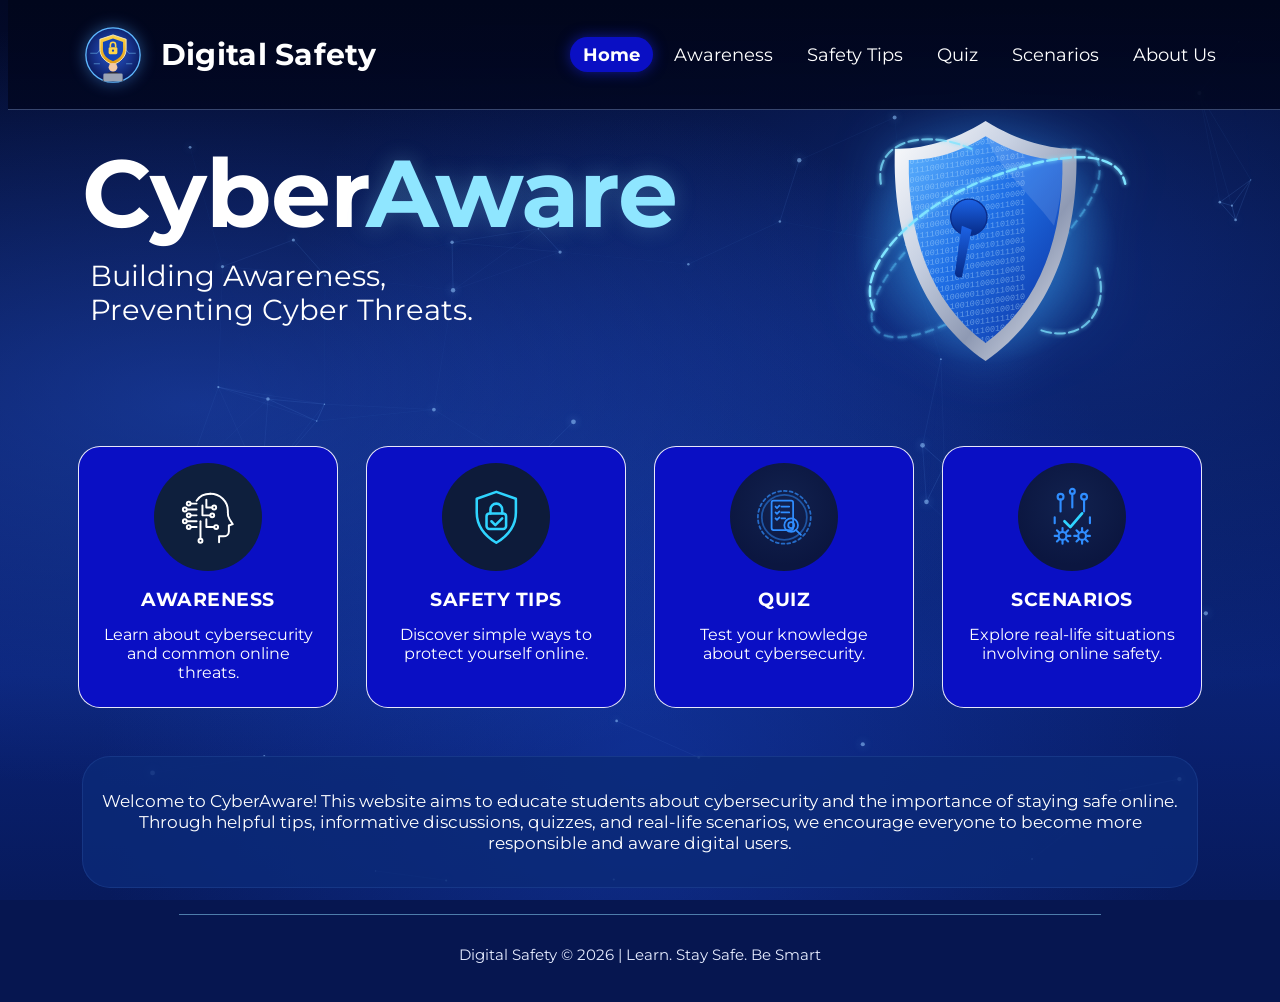
<file: index.html>
<!DOCTYPE html>
<html lang="en">
<head>
  <meta charset="UTF-8">
  <meta name="viewport" content="width=device-width, initial-scale=1.0">
  <title>CyberAware – Building Awareness, Preventing Cyber Threats</title>
  <link rel="preconnect" href="https://fonts.googleapis.com">
  <link rel="preconnect" href="https://fonts.gstatic.com" crossorigin>
  <link href="https://fonts.googleapis.com/css2?family=Montserrat:wght@400;500;600;700;800&family=Open+Sans:wght@400;600;700&family=Poppins:wght@400;500;600;700&display=swap" rel="stylesheet">
  <link rel="stylesheet" href="style.css">
</head>
<body data-page="home">

  <!-- Animated network background -->
  <canvas id="bg-canvas" aria-hidden="true"></canvas>

  <!-- ===== NAVIGATION BAR ===== -->
  <header class="navbar">
    <a href="index.html" class="brand" data-page="home">
      <svg class="brand-logo" viewBox="0 0 64 64" aria-hidden="true">
        <defs>
          <radialGradient id="logoBg" cx="50%" cy="45%" r="55%">
            <stop offset="0%" stop-color="#2a5bd7"/>
            <stop offset="100%" stop-color="#0a1a5c"/>
          </radialGradient>
          <linearGradient id="logoShield" x1="0" y1="0" x2="0" y2="1">
            <stop offset="0%" stop-color="#ffd54a"/>
            <stop offset="100%" stop-color="#e09a12"/>
          </linearGradient>
        </defs>
        <circle cx="32" cy="32" r="31" fill="url(#logoBg)" stroke="#5fb8ff" stroke-width="1.5"/>
        <g stroke="#7fd3ff" stroke-width="1" opacity=".55" fill="none">
          <path d="M6 30h8l3-4M58 30h-8l-3-4M10 42h7M54 42h-7"/>
        </g>
        <path d="M32 9l15 5v11c0 9-6.5 15-15 18-8.5-3-15-9-15-18V14z" fill="url(#logoShield)" stroke="#fff3c4" stroke-width="1"/>
        <path d="M32 13l11.5 4v8c0 7-5 11.6-11.5 14-6.5-2.4-11.5-7-11.5-14v-8z" fill="#1546b8"/>
        <rect x="27" y="23" width="10" height="8" rx="1.5" fill="#ffd54a"/>
        <path d="M29 23v-2.5a3 3 0 0 1 6 0V23" stroke="#ffd54a" stroke-width="1.8" fill="none"/>
        <circle cx="32" cy="27" r="1.3" fill="#1546b8"/>
        <circle cx="32" cy="46" r="5" fill="#f2c9a5"/>
        <path d="M20 62c1-8 6-11 12-11s11 3 12 11z" fill="#2d2d38"/>
        <rect x="21" y="53" width="22" height="9" rx="1.5" fill="#9aa3b5"/>
      </svg>
      <span class="brand-name">Digital Safety</span>
    </a>

    <button class="menu-toggle" id="menuToggle" aria-label="Open menu" aria-expanded="false">
      <span></span><span></span><span></span>
    </button>

    <nav class="nav-links" id="navLinks">
      <a href="index.html" class="nav-link active" data-page="home" aria-current="page">Home</a>
      <a href="awareness.html" class="nav-link" data-page="awareness">Awareness</a>
      <a href="safety-tips.html" class="nav-link" data-page="safety-tips">Safety Tips</a>
      <a href="quiz.html" class="nav-link" data-page="quiz">Quiz</a>
      <a href="scenarios.html" class="nav-link" data-page="scenarios">Scenarios</a>
      <a href="about.html" class="nav-link" data-page="about">About Us</a>
    </nav>
  </header>

  <main id="home">

    <!-- ===== HERO SECTION ===== -->
    <section class="hero">
      <div class="hero-text">
        <h1 class="hero-title"><span class="cyber">Cyber</span><span class="aware">Aware</span></h1>
        <p class="hero-subtitle">Building Awareness,<br>Preventing Cyber Threats.</p>
      </div>

      <div class="hero-visual" aria-hidden="true">
        <svg class="shield-art" viewBox="0 0 440 400">
          <defs>
            <linearGradient id="rim" x1="0" y1="0" x2="1" y2="1">
              <stop offset="0%" stop-color="#ffffff"/>
              <stop offset="35%" stop-color="#c9d2e3"/>
              <stop offset="65%" stop-color="#8e99b3"/>
              <stop offset="100%" stop-color="#e9eef7"/>
            </linearGradient>
            <linearGradient id="face" x1="0" y1="0" x2="1" y2="1">
              <stop offset="0%" stop-color="#5fb4ff"/>
              <stop offset="45%" stop-color="#1f6fe6"/>
              <stop offset="100%" stop-color="#0b2f9e"/>
            </linearGradient>
            <linearGradient id="hole" x1="0" y1="0" x2="0" y2="1">
              <stop offset="0%" stop-color="#1c63e6"/>
              <stop offset="100%" stop-color="#062a86"/>
            </linearGradient>
            <radialGradient id="glow" cx="50%" cy="50%" r="50%">
              <stop offset="0%" stop-color="#3fb6ff" stop-opacity=".55"/>
              <stop offset="100%" stop-color="#3fb6ff" stop-opacity="0"/>
            </radialGradient>
            <clipPath id="faceClip">
              <path d="M220 52 C262 78 300 86 330 86 C332 190 300 290 220 348 C140 290 108 190 110 86 C140 86 178 78 220 52Z"/>
            </clipPath>
            <filter id="softGlow" x="-50%" y="-50%" width="200%" height="200%">
              <feGaussianBlur stdDeviation="3" result="b"/>
              <feMerge><feMergeNode in="b"/><feMergeNode in="SourceGraphic"/></feMerge>
            </filter>
          </defs>

          <ellipse cx="220" cy="210" rx="190" ry="170" fill="url(#glow)"/>

          <!-- back orbit -->
          <ellipse class="orbit orbit-back" cx="220" cy="205" rx="200" ry="70" transform="rotate(-38 220 205)"
                   fill="none" stroke="#5fd0ff" stroke-width="3" opacity=".55" filter="url(#softGlow)"/>

          <!-- shield rim -->
          <path d="M220 30 C268 60 312 70 350 70 C354 196 314 310 220 374 C126 310 86 196 90 70 C128 70 172 60 220 30Z"
                fill="url(#rim)"/>
          <!-- shield face -->
          <path d="M220 52 C262 78 300 86 330 86 C332 190 300 290 220 348 C140 290 108 190 110 86 C140 86 178 78 220 52Z"
                fill="url(#face)"/>

          <!-- binary pattern -->
          <g clip-path="url(#faceClip)" font-family="Consolas, monospace" font-size="12" fill="#bfe6ff" opacity=".45" id="binaryGroup"></g>

          <!-- highlight -->
          <path d="M220 52 C262 78 300 86 330 86 C331 120 326 150 318 180 C280 130 240 100 220 52Z" fill="#ffffff" opacity=".12"/>

          <!-- keyhole -->
          <circle cx="196" cy="168" r="26" fill="url(#hole)" stroke="#0a2c8a" stroke-width="2"/>
          <path d="M186 180 L176 248 Q178 256 186 254 L200 186 Z" fill="url(#hole)"/>

          <!-- front orbit -->
          <path class="orbit orbit-front" d="M60 300 C 30 240 120 150 230 110 C 330 72 410 70 420 120"
                fill="none" stroke="#7fe4ff" stroke-width="3.5" stroke-linecap="round" filter="url(#softGlow)"/>
          <path class="orbit" d="M70 120 C 60 60 130 40 200 70" fill="none" stroke="#7fe4ff" stroke-width="3" stroke-linecap="round" opacity=".8" filter="url(#softGlow)"/>
          <path class="orbit" d="M300 330 C 360 350 400 300 380 240" fill="none" stroke="#7fe4ff" stroke-width="3" stroke-linecap="round" opacity=".8" filter="url(#softGlow)"/>
        </svg>
      </div>
    </section>

    <!-- ===== FEATURE CARDS ===== -->
    <section class="cards">
      <article class="card" data-page="awareness" tabindex="0" role="button" aria-label="Go to Awareness">
        <div class="card-icon">
          <svg viewBox="0 0 64 64" fill="none" stroke="#ffffff" stroke-width="2" stroke-linecap="round" stroke-linejoin="round">
            <path d="M34 8c10 0 18 7.5 18 17.5 0 3 -.6 5 1.6 8.3l3.4 5.2-4 1.4v6c0 3-2.4 5-5.4 5H43v6"/>
            <path d="M34 8c-6 0-11 2.6-14 7"/>
            <path d="M30 14v8h6"/><circle cx="38" cy="22" r="2"/>
            <path d="M26 20v10h8"/><circle cx="36" cy="30" r="2"/>
            <path d="M30 34v8h8"/><circle cx="40" cy="42" r="2"/>
            <path d="M24 36v18"/><circle cx="24" cy="56" r="2"/>
            <path d="M14 18h6M10 24h10M14 30h6M10 36h10M14 42h6"/>
            <circle cx="12" cy="18" r="2"/><circle cx="8" cy="24" r="2"/><circle cx="12" cy="30" r="2"/>
            <circle cx="8" cy="36" r="2"/><circle cx="12" cy="42" r="2"/>
          </svg>
        </div>
        <h2>AWARENESS</h2>
        <p>Learn about cybersecurity and common online threats.</p>
      </article>

      <article class="card" data-page="safety-tips" tabindex="0" role="button" aria-label="Go to Safety Tips">
        <div class="card-icon">
          <svg viewBox="0 0 64 64" fill="none" stroke="#2fd4ff" stroke-width="2.6" stroke-linecap="round" stroke-linejoin="round">
            <path d="M32 6l20 7v14c0 14-8.5 24-20 31C20.5 51 12 41 12 27V13z"/>
            <rect x="22" y="28" width="20" height="16" rx="3"/>
            <path d="M26 28v-4a6 6 0 0 1 12 0v4"/>
            <path d="M27 36l4 4 7-7"/>
          </svg>
        </div>
        <h2>SAFETY TIPS</h2>
        <p>Discover simple ways to protect yourself online.</p>
      </article>

      <article class="card" data-page="quiz" tabindex="0" role="button" aria-label="Go to Quiz">
        <div class="card-icon">
          <svg viewBox="0 0 64 64" fill="none" stroke="#2f8dff" stroke-width="1.8" stroke-linecap="round" stroke-linejoin="round">
            <circle cx="32" cy="32" r="27" stroke-dasharray="3 3" opacity=".7"/>
            <circle cx="32" cy="32" r="23" opacity=".5"/>
            <rect x="19" y="15" width="22" height="30" rx="2"/>
            <path d="M23 21l1.5 1.5L27 20M29 21h8M23 27l1.5 1.5L27 26M29 27h8M23 33l1.5 1.5L27 32M29 33h4"/>
            <circle cx="39" cy="40" r="7"/>
            <circle cx="39" cy="40" r="3"/>
            <path d="M44 45l5 5"/>
          </svg>
        </div>
        <h2>QUIZ</h2>
        <p>Test your knowledge about cybersecurity.</p>
      </article>

      <article class="card" data-page="scenarios" tabindex="0" role="button" aria-label="Go to Scenarios">
        <div class="card-icon">
          <svg viewBox="0 0 64 64" fill="none" stroke="#2f8dff" stroke-width="2.2" stroke-linecap="round" stroke-linejoin="round">
            <path d="M24 36l6 6 12-14" stroke="#2fd4ff" stroke-width="2.8"/>
            <path d="M20 26V14M32 22V8M44 26V14"/>
            <circle cx="20" cy="11" r="3"/><circle cx="32" cy="5.5" r="2.5"/><circle cx="44" cy="11" r="3"/>
            <path d="M14 32v6M50 32v6"/>
            <g>
              <circle cx="22" cy="51" r="4"/>
              <path d="M22 43v3M22 56v3M14 51h3M27 51h3M16.3 45.3l2.1 2.1M25.6 54.6l2.1 2.1M16.3 56.7l2.1-2.1M25.6 47.4l2.1-2.1"/>
            </g>
            <g>
              <circle cx="42" cy="51" r="4"/>
              <path d="M42 43v3M42 56v3M34 51h3M47 51h3M36.3 45.3l2.1 2.1M45.6 54.6l2.1 2.1M36.3 56.7l2.1-2.1M45.6 47.4l2.1-2.1"/>
            </g>
          </svg>
        </div>
        <h2>SCENARIOS</h2>
        <p>Explore real-life situations involving online safety.</p>
      </article>
    </section>

    <!-- ===== WELCOME SECTION ===== -->
    <section class="welcome">
      <p>Welcome to CyberAware! This website aims to educate students about cybersecurity and the importance of staying safe online. Through helpful tips, informative discussions, quizzes, and real-life scenarios, we encourage everyone to become more responsible and aware digital users.</p>
    </section>
  </main>

  <!-- ===== FOOTER ===== -->
  <footer class="footer">
    <p>Digital Safety © 2026 | Learn. Stay Safe. Be Smart</p>
  </footer>

  <!-- Notice shown when a page is selected -->
  <div class="toast" id="toast" role="status" aria-live="polite"></div>

  <script src="script.js"></script>
</body>
</html>
</file>
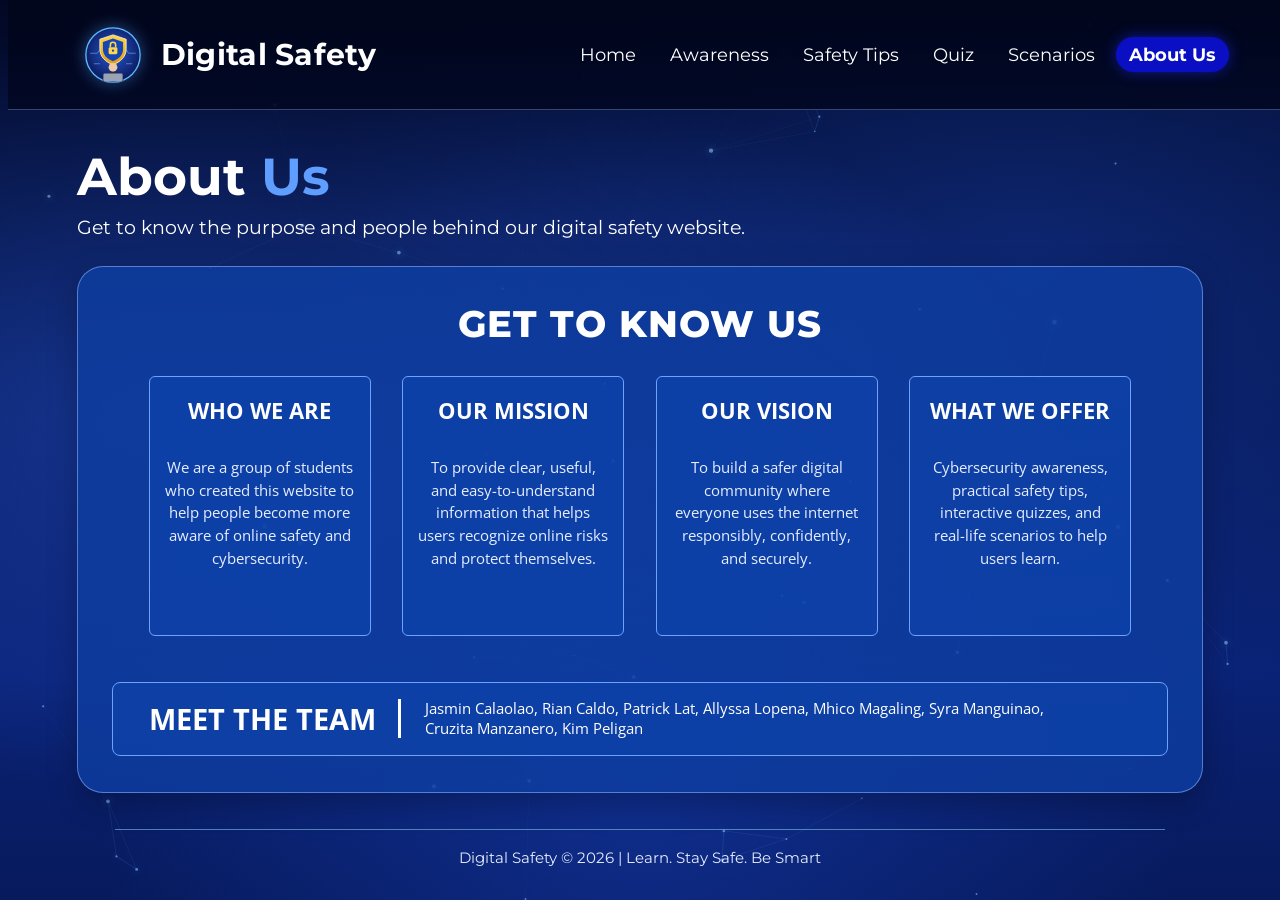
<file: about.html>
<!DOCTYPE html>
<html lang="en">
<head>
  <meta charset="UTF-8">
  <meta name="viewport" content="width=device-width, initial-scale=1.0">
  <title>About Us – Digital Safety</title>
  <link rel="preconnect" href="https://fonts.googleapis.com">
  <link rel="preconnect" href="https://fonts.gstatic.com" crossorigin>
  <link href="https://fonts.googleapis.com/css2?family=Montserrat:wght@400;500;600;700;800&family=Open+Sans:wght@400;600;700&display=swap" rel="stylesheet">
  <link rel="stylesheet" href="style.css">
</head>
<body class="page-inner page-about" data-page="about">

  <!-- Animated network background -->
  <canvas id="bg-canvas" aria-hidden="true"></canvas>

  <!-- ===== NAVIGATION BAR ===== -->
  <header class="navbar">
    <a href="index.html" class="brand" data-page="home">
      <svg class="brand-logo" viewBox="0 0 64 64" aria-hidden="true">
        <defs>
          <radialGradient id="logoBg" cx="50%" cy="45%" r="55%">
            <stop offset="0%" stop-color="#2a5bd7"/>
            <stop offset="100%" stop-color="#0a1a5c"/>
          </radialGradient>
          <linearGradient id="logoShield" x1="0" y1="0" x2="0" y2="1">
            <stop offset="0%" stop-color="#ffd54a"/>
            <stop offset="100%" stop-color="#e09a12"/>
          </linearGradient>
        </defs>
        <circle cx="32" cy="32" r="31" fill="url(#logoBg)" stroke="#5fb8ff" stroke-width="1.5"/>
        <g stroke="#7fd3ff" stroke-width="1" opacity=".55" fill="none">
          <path d="M6 30h8l3-4M58 30h-8l-3-4M10 42h7M54 42h-7"/>
        </g>
        <path d="M32 9l15 5v11c0 9-6.5 15-15 18-8.5-3-15-9-15-18V14z" fill="url(#logoShield)" stroke="#fff3c4" stroke-width="1"/>
        <path d="M32 13l11.5 4v8c0 7-5 11.6-11.5 14-6.5-2.4-11.5-7-11.5-14v-8z" fill="#1546b8"/>
        <rect x="27" y="23" width="10" height="8" rx="1.5" fill="#ffd54a"/>
        <path d="M29 23v-2.5a3 3 0 0 1 6 0V23" stroke="#ffd54a" stroke-width="1.8" fill="none"/>
        <circle cx="32" cy="27" r="1.3" fill="#1546b8"/>
        <circle cx="32" cy="46" r="5" fill="#f2c9a5"/>
        <path d="M20 62c1-8 6-11 12-11s11 3 12 11z" fill="#2d2d38"/>
        <rect x="21" y="53" width="22" height="9" rx="1.5" fill="#9aa3b5"/>
      </svg>
      <span class="brand-name">Digital Safety</span>
    </a>

    <button class="menu-toggle" id="menuToggle" aria-label="Open menu" aria-expanded="false">
      <span></span><span></span><span></span>
    </button>

    <nav class="nav-links" id="navLinks">
      <a href="index.html" class="nav-link" data-page="home">Home</a>
      <a href="awareness.html" class="nav-link" data-page="awareness">Awareness</a>
      <a href="safety-tips.html" class="nav-link" data-page="safety-tips">Safety Tips</a>
      <a href="quiz.html" class="nav-link" data-page="quiz">Quiz</a>
      <a href="scenarios.html" class="nav-link" data-page="scenarios">Scenarios</a>
      <a href="about.html" class="nav-link active" data-page="about" aria-current="page">About Us</a>
    </nav>
  </header>

  <main class="container">
    <section class="page-header">
      <h1>About <span class="accent">Us</span></h1>
      <p class="page-subtitle">Get to know the purpose and people behind our digital safety website.</p>
    </section>

    <section class="panel about-panel">
      <h2 class="about-heading">GET TO KNOW US</h2>
      <div class="about-grid">
        <article class="about-card">
          <h3>WHO WE ARE</h3>
          <p>We are a group of students who created this website to help people become more aware of online safety and cybersecurity.</p>
        </article>
        <article class="about-card">
          <h3>OUR MISSION</h3>
          <p>To provide clear, useful, and easy-to-understand information that helps users recognize online risks and protect themselves.</p>
        </article>
        <article class="about-card">
          <h3>OUR VISION</h3>
          <p>To build a safer digital community where everyone uses the internet responsibly, confidently, and securely.</p>
        </article>
        <article class="about-card">
          <h3>WHAT WE OFFER</h3>
          <p>Cybersecurity awareness, practical safety tips, interactive quizzes, and real-life scenarios to help users learn.</p>
        </article>
      </div>

      <div class="team-bar">
        <h2>MEET THE TEAM</h2>
        <!-- Edit team member names here: one name per <li> -->
        <ul class="team-list">
            <li>Jasmin Calaolao</li>
            <li>Rian Caldo</li>
            <li>Patrick Lat</li>
            <li>Allyssa Lopena</li>
            <li>Mhico Magaling</li>
            <li>Syra Manguinao</li>
            <li>Cruzita Manzanero</li>
            <li>Kim Peligan</li>
        </ul>
      </div>
    </section>
  </main>

  <!-- ===== FOOTER ===== -->
  <footer class="footer">
    <p>Digital Safety © 2026 | Learn. Stay Safe. Be Smart</p>
  </footer>

  <div class="toast" id="toast" role="status" aria-live="polite"></div>

  <script src="script.js"></script>
</body>
</html>
</file>
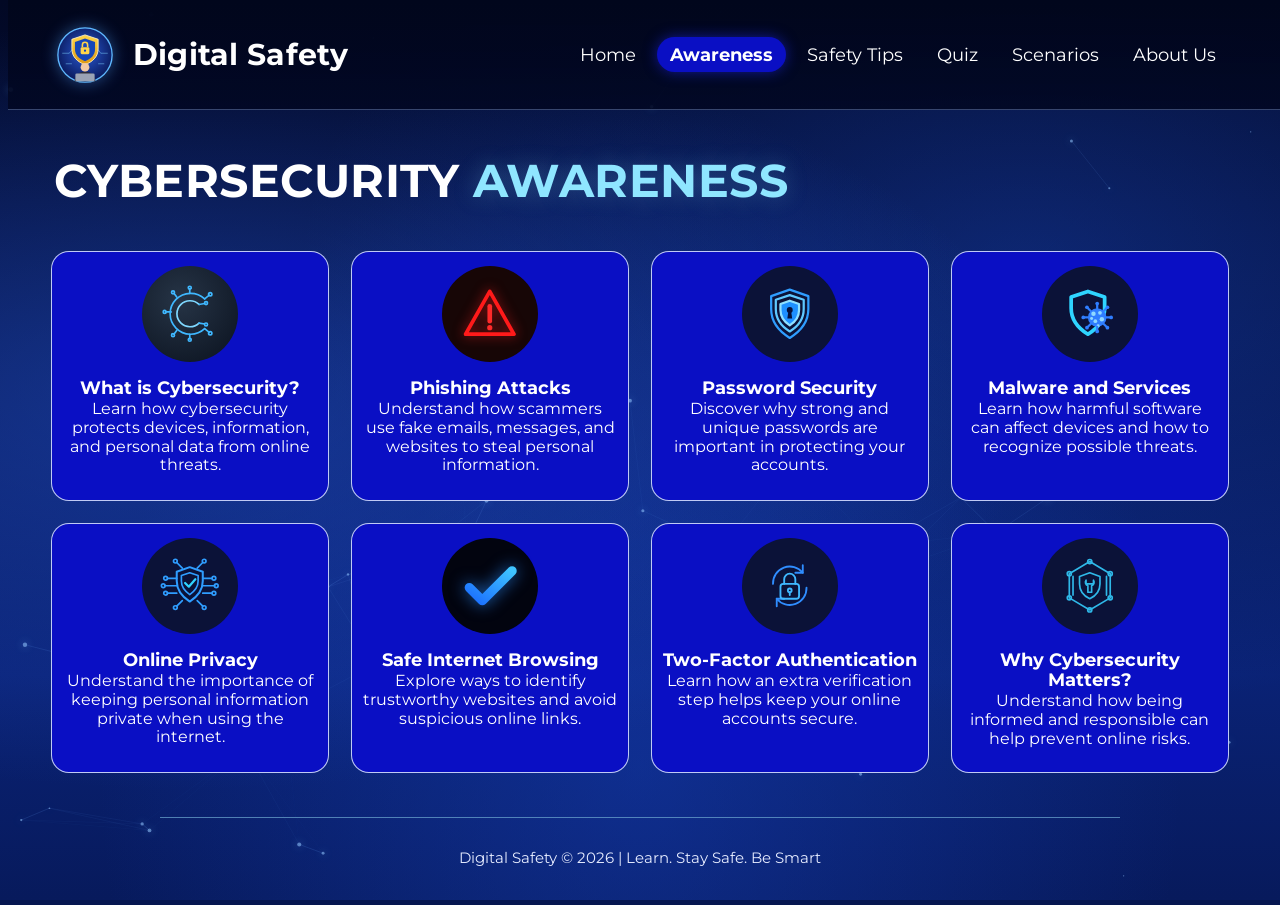
<file: awareness.html>
<!DOCTYPE html>
<html lang="en">
<head>
  <meta charset="UTF-8">
  <meta name="viewport" content="width=device-width, initial-scale=1.0">
  <title>Cybersecurity Awareness – Digital Safety</title>
  <link rel="preconnect" href="https://fonts.googleapis.com">
  <link rel="preconnect" href="https://fonts.gstatic.com" crossorigin>
  <link href="https://fonts.googleapis.com/css2?family=Montserrat:wght@400;500;600;700;800&family=Open+Sans:wght@400;600;700&family=Poppins:wght@400;500;600;700&display=swap" rel="stylesheet">
  <link rel="stylesheet" href="style.css">
</head>
<body class="page-awareness" data-page="awareness">

  <!-- Animated network background -->
  <canvas id="bg-canvas" aria-hidden="true"></canvas>

  <!-- ===== NAVIGATION BAR ===== -->
  <header class="navbar">
    <a href="index.html" class="brand" data-page="home">
      <svg class="brand-logo" viewBox="0 0 64 64" aria-hidden="true">
        <defs>
          <radialGradient id="logoBg" cx="50%" cy="45%" r="55%">
            <stop offset="0%" stop-color="#2a5bd7"/>
            <stop offset="100%" stop-color="#0a1a5c"/>
          </radialGradient>
          <linearGradient id="logoShield" x1="0" y1="0" x2="0" y2="1">
            <stop offset="0%" stop-color="#ffd54a"/>
            <stop offset="100%" stop-color="#e09a12"/>
          </linearGradient>
        </defs>
        <circle cx="32" cy="32" r="31" fill="url(#logoBg)" stroke="#5fb8ff" stroke-width="1.5"/>
        <g stroke="#7fd3ff" stroke-width="1" opacity=".55" fill="none">
          <path d="M6 30h8l3-4M58 30h-8l-3-4M10 42h7M54 42h-7"/>
        </g>
        <path d="M32 9l15 5v11c0 9-6.5 15-15 18-8.5-3-15-9-15-18V14z" fill="url(#logoShield)" stroke="#fff3c4" stroke-width="1"/>
        <path d="M32 13l11.5 4v8c0 7-5 11.6-11.5 14-6.5-2.4-11.5-7-11.5-14v-8z" fill="#1546b8"/>
        <rect x="27" y="23" width="10" height="8" rx="1.5" fill="#ffd54a"/>
        <path d="M29 23v-2.5a3 3 0 0 1 6 0V23" stroke="#ffd54a" stroke-width="1.8" fill="none"/>
        <circle cx="32" cy="27" r="1.3" fill="#1546b8"/>
        <circle cx="32" cy="46" r="5" fill="#f2c9a5"/>
        <path d="M20 62c1-8 6-11 12-11s11 3 12 11z" fill="#2d2d38"/>
        <rect x="21" y="53" width="22" height="9" rx="1.5" fill="#9aa3b5"/>
      </svg>
      <span class="brand-name">Digital Safety</span>
    </a>

    <button class="menu-toggle" id="menuToggle" aria-label="Open menu" aria-expanded="false">
      <span></span><span></span><span></span>
    </button>

    <nav class="nav-links" id="navLinks">
      <a href="index.html" class="nav-link" data-page="home">Home</a>
      <a href="awareness.html" class="nav-link active" data-page="awareness" aria-current="page">Awareness</a>
      <a href="safety-tips.html" class="nav-link" data-page="safety-tips">Safety Tips</a>
      <a href="quiz.html" class="nav-link" data-page="quiz">Quiz</a>
      <a href="scenarios.html" class="nav-link" data-page="scenarios">Scenarios</a>
      <a href="about.html" class="nav-link" data-page="about">About Us</a>
    </nav>
  </header>

  <main>
    <!-- ===== PAGE HEADING ===== -->
    <section class="page-heading">
      <h1><span class="white">CYBERSECURITY</span> <span class="cyan">AWARENESS</span></h1>
    </section>

    <!-- ===== AWARENESS CARDS ===== -->
    <section class="info-grid">
      <article class="info-card" data-topic="0" tabindex="0" role="button" aria-haspopup="dialog" aria-label="What is Cybersecurity?">
        <div class="info-icon icon-dark">
          <svg viewBox="0 0 64 64" fill="none" stroke="#3fb8ff" stroke-width="1.8" stroke-linecap="round" stroke-linejoin="round">
            <path d="M48 16A22 22 0 1 0 48 48"/><path d="M42 22A14 14 0 1 0 42 42" stroke="#7fd8ff"/>
            <path d="M48 16l5-4M48 48l5 4M42 22l6-1M42 42l6 1M32 10V5M18 14l-3-4M12 30H6M18 50l-3 4M32 54v5"/>
            <circle cx="54" cy="11" r="1.8"/><circle cx="54" cy="53" r="1.8"/><circle cx="49.5" cy="20.5" r="1.6"/><circle cx="49.5" cy="43.5" r="1.6"/>
            <circle cx="32" cy="4" r="1.6"/><circle cx="14" cy="9" r="1.6"/><circle cx="5" cy="30" r="1.6"/><circle cx="14" cy="55" r="1.6"/><circle cx="32" cy="60" r="1.6"/>
          </svg>
        </div>
        <h2>What is Cybersecurity?</h2>
        <p>Learn how cybersecurity protects devices, information, and personal data from online threats.</p>
      </article>

      <article class="info-card" data-topic="1" tabindex="0" role="button" aria-haspopup="dialog" aria-label="Phishing Attacks">
        <div class="info-icon icon-alert">
          <svg viewBox="0 0 64 64" fill="none" stroke-linejoin="round" stroke-linecap="round">
            <path d="M32 8L58 54H6Z" stroke="#ff1a1a" stroke-width="4"/>
            <path d="M32 24v16" stroke="#ff2a2a" stroke-width="5"/><circle cx="32" cy="47" r="2.8" fill="#ff2a2a"/>
          </svg>
        </div>
        <h2>Phishing Attacks</h2>
        <p>Understand how scammers use fake emails, messages, and websites to steal personal information.</p>
      </article>

      <article class="info-card" data-topic="2" tabindex="0" role="button" aria-haspopup="dialog" aria-label="Password Security">
        <div class="info-icon ">
          <svg viewBox="0 0 64 64" fill="none" stroke="#2f9dff" stroke-width="2.4" stroke-linecap="round" stroke-linejoin="round">
            <path d="M32 6l20 7v14c0 14-8.5 24-20 31C20.5 51 12 41 12 27V13z"/>
            <path d="M32 12l15 5v10c0 11-6.5 19-15 24-8.5-5-15-13-15-24V17z" stroke="#5fc8ff"/>
            <path d="M32 18l10 3.5v6.5c0 7.5-4.4 13-10 16.5-5.6-3.5-10-9-10-16.5v-6.5z" fill="#1e90ff" stroke="#8fe0ff"/>
            <circle cx="32" cy="28" r="3.2" fill="#04103a" stroke="none"/><path d="M30.4 30h3.2l1 7h-5.2z" fill="#04103a" stroke="none"/>
          </svg>
        </div>
        <h2>Password Security</h2>
        <p>Discover why strong and unique passwords are important in protecting your accounts.</p>
      </article>

      <article class="info-card" data-topic="3" tabindex="0" role="button" aria-haspopup="dialog" aria-label="Malware and Services">
        <div class="info-icon ">
          <svg viewBox="0 0 64 64" fill="none" stroke-linecap="round" stroke-linejoin="round">
            <path d="M30 8l18 6v12c0 13-7.6 21.5-18 28-10.4-6.5-18-15-18-28V14z" stroke="#2fd4ff" stroke-width="4"/>
            <g fill="#2f7dff">
              <circle cx="40" cy="36" r="10"/>
            </g>
            <g fill="#8fd8ff">
              <circle cx="36" cy="32" r="2.4"/><circle cx="43" cy="31" r="2"/><circle cx="45" cy="38" r="2.4"/><circle cx="38" cy="40" r="2"/><circle cx="41" cy="45" r="1.6"/><circle cx="34" cy="37" r="1.6"/>
            </g>
            <g stroke="#2f7dff" stroke-width="2.4">
              <path d="M40 22v4M40 46v4M26 36h4M50 36h4M30 26l3 3M50 46l-3-3M50 26l-3 3M30 46l3-3"/>
            </g>
            <g fill="#2f7dff"><circle cx="40" cy="21" r="2"/><circle cx="40" cy="51" r="2"/><circle cx="25" cy="36" r="2"/><circle cx="55" cy="36" r="2"/><circle cx="29" cy="25" r="2"/><circle cx="51" cy="47" r="2"/><circle cx="51" cy="25" r="2"/><circle cx="29" cy="47" r="2"/></g>
          </svg>
        </div>
        <h2>Malware and Services</h2>
        <p>Learn how harmful software can affect devices and how to recognize possible threats.</p>
      </article>

      <article class="info-card" data-topic="4" tabindex="0" role="button" aria-haspopup="dialog" aria-label="Online Privacy">
        <div class="info-icon ">
          <svg viewBox="0 0 64 64" fill="none" stroke="#2f9dff" stroke-width="1.8" stroke-linecap="round" stroke-linejoin="round">
            <path d="M32 12l14 5v10c0 10-6 17-14 22-8-5-14-12-14-22V17z" stroke-width="2.2"/>
            <path d="M32 18l9 3v6c0 6.5-3.8 11-9 14.5-5.2-3.5-9-8-9-14.5v-6z"/>
            <path d="M27 29l4 4 7-8" stroke="#2fd4ff" stroke-width="2.4"/>
            <path d="M18 24H8M18 32H5M18 40H8M46 24h10M46 32h13M46 40h10M24 13l-6-6M40 13l6-6M24 48l-6 6M40 48l6 6"/>
            <circle cx="6" cy="24" r="2"/><circle cx="3.5" cy="32" r="2"/><circle cx="6" cy="40" r="2"/><circle cx="58" cy="24" r="2"/><circle cx="60.5" cy="32" r="2"/><circle cx="58" cy="40" r="2"/>
            <circle cx="16.5" cy="5.5" r="2"/><circle cx="47.5" cy="5.5" r="2"/><circle cx="16.5" cy="55.5" r="2"/><circle cx="47.5" cy="55.5" r="2"/>
          </svg>
        </div>
        <h2>Online Privacy</h2>
        <p>Understand the importance of keeping personal information private when using the internet.</p>
      </article>

      <article class="info-card" data-topic="5" tabindex="0" role="button" aria-haspopup="dialog" aria-label="Safe Internet Browsing">
        <div class="info-icon icon-black">
          <svg viewBox="0 0 64 64" fill="none" stroke-linecap="round" stroke-linejoin="round">
            <defs><linearGradient id="chk" x1="0" y1="1" x2="1" y2="0"><stop offset="0%" stop-color="#1a6dff"/><stop offset="100%" stop-color="#3fc4ff"/></linearGradient></defs>
            <path d="M10 34l14 14L56 16" stroke="url(#chk)" stroke-width="10"/>
          </svg>
        </div>
        <h2>Safe Internet Browsing</h2>
        <p>Explore ways to identify trustworthy websites and avoid suspicious online links.</p>
      </article>

      <article class="info-card" data-topic="6" tabindex="0" role="button" aria-haspopup="dialog" aria-label="Two-Factor Authentication">
        <div class="info-icon ">
          <svg viewBox="0 0 64 64" fill="none" stroke="#2f8dff" stroke-width="2" stroke-linecap="round" stroke-linejoin="round">
            <path d="M14 30A18 18 0 0 1 46 18M50 34A18 18 0 0 1 18 46"/>
            <path d="M46 10v8h-8M18 54v-8h8"/>
            <rect x="22" y="30" width="20" height="16" rx="3" stroke="#3fb8ff"/>
            <path d="M26 30v-5a6 6 0 0 1 12 0v5" stroke="#3fb8ff"/>
            <circle cx="32" cy="37" r="2" stroke="#3fb8ff"/><path d="M32 39v3" stroke="#3fb8ff"/>
          </svg>
        </div>
        <h2>Two-Factor Authentication</h2>
        <p>Learn how an extra verification step helps keep your online accounts secure.</p>
      </article>

      <article class="info-card" data-topic="7" tabindex="0" role="button" aria-haspopup="dialog" aria-label="Why Cybersecurity Matters?">
        <div class="info-icon ">
          <svg viewBox="0 0 64 64" fill="none" stroke="#2fb8e8" stroke-width="1.8" stroke-linecap="round" stroke-linejoin="round">
            <path d="M32 6l22 13v26L32 58 10 45V19z"/>
            <path d="M32 18l11 4v8c0 8-5 13-11 16-6-3-11-8-11-16v-8z"/>
            <path d="M28 26a4 4 0 0 0 2 6v7h4v-7a4 4 0 0 0 2-6v4h-8z"/>
            <path d="M14 22v20M50 22v20"/>
            <circle cx="32" cy="6" r="2.2"/><circle cx="54" cy="19" r="2.2"/><circle cx="54" cy="45" r="2.2"/><circle cx="32" cy="58" r="2.2"/><circle cx="10" cy="45" r="2.2"/><circle cx="10" cy="19" r="2.2"/>
          </svg>
        </div>
        <h2>Why Cybersecurity Matters?</h2>
        <p>Understand how being informed and responsible can help prevent online risks.</p>
      </article>
    </section>
  </main>

  <!-- ===== FOOTER ===== -->
  <footer class="footer">
    <p>Digital Safety © 2026 | Learn. Stay Safe. Be Smart</p>
  </footer>

  <div class="toast" id="toast" role="status" aria-live="polite"></div>


  <!-- ===== TOPIC DETAILS MODAL ===== -->
  <div class="modal-overlay" id="topicModal" hidden>
    <div class="modal" role="dialog" aria-modal="true" aria-labelledby="modalTitle">
      <button class="modal-close" id="modalClose" aria-label="Close">&times;</button>
      <div class="modal-head">
        <div class="info-icon modal-icon" id="modalIcon" aria-hidden="true"></div>
        <div>
          <p class="modal-kicker" id="modalKicker">Topic 1 of 8</p>
          <h2 id="modalTitle">Topic</h2>
        </div>
      </div>
      <div class="modal-body" id="modalBody"></div>
      <div class="modal-nav">
        <button class="btn btn-outline" id="modalPrev">&larr; Previous Topic</button>
        <button class="btn btn-primary" id="modalNext">Next Topic &rarr;</button>
      </div>
    </div>
  </div>

  <script src="script.js"></script>
  <script src="awareness.js"></script>
</body>
</html>
</file>
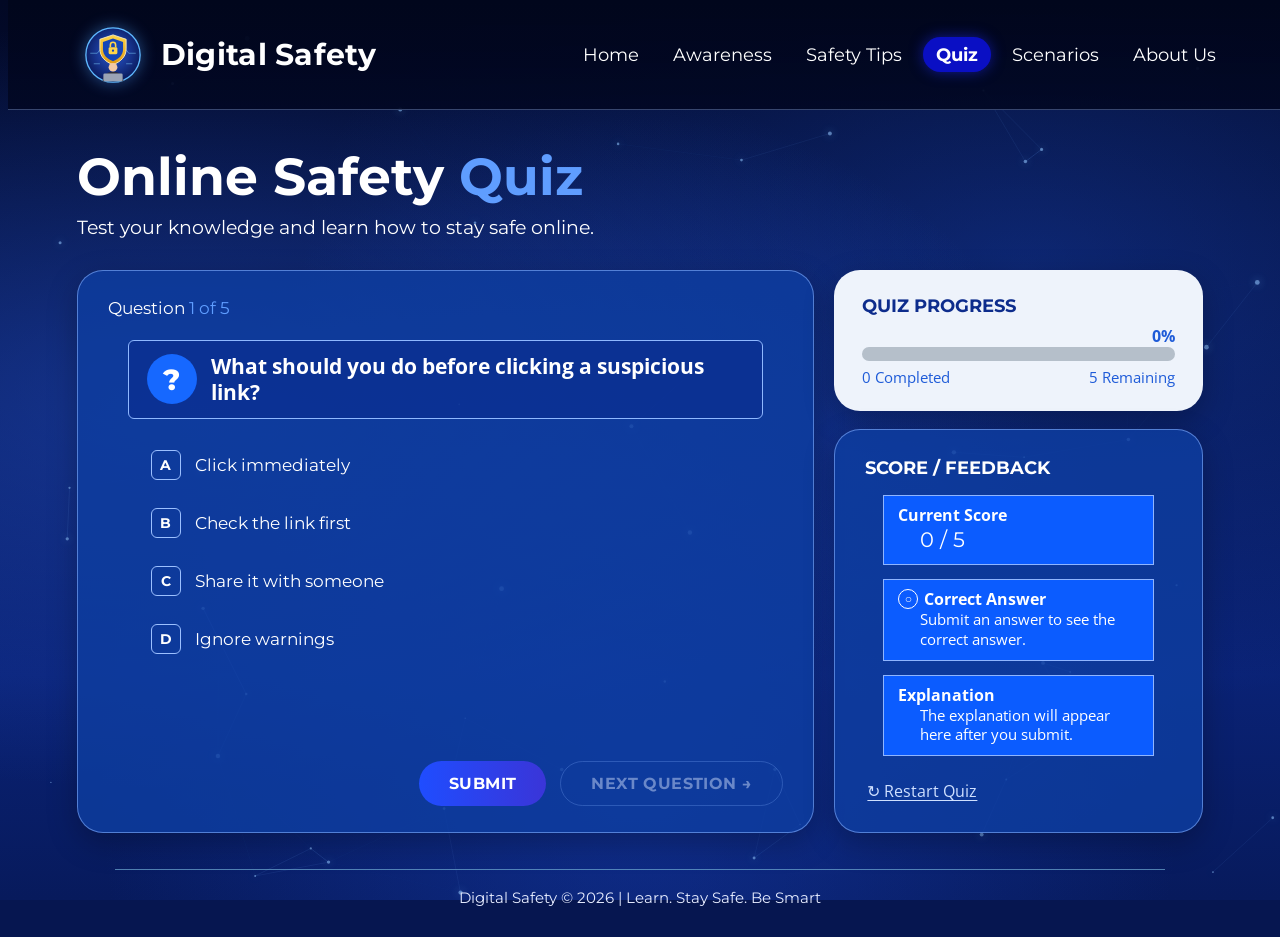
<file: quiz.html>
<!DOCTYPE html>
<html lang="en">
<head>
  <meta charset="UTF-8">
  <meta name="viewport" content="width=device-width, initial-scale=1.0">
  <title>Online Safety Quiz – Digital Safety</title>
  <link rel="preconnect" href="https://fonts.googleapis.com">
  <link rel="preconnect" href="https://fonts.gstatic.com" crossorigin>
  <link href="https://fonts.googleapis.com/css2?family=Montserrat:wght@400;500;600;700;800&family=Open+Sans:wght@400;600;700&display=swap" rel="stylesheet">
  <link rel="stylesheet" href="style.css">
</head>
<body class="page-inner page-quiz" data-page="quiz">

  <!-- Animated network background -->
  <canvas id="bg-canvas" aria-hidden="true"></canvas>

  <!-- ===== NAVIGATION BAR ===== -->
  <header class="navbar">
    <a href="index.html" class="brand" data-page="home">
      <svg class="brand-logo" viewBox="0 0 64 64" aria-hidden="true">
        <defs>
          <radialGradient id="logoBg" cx="50%" cy="45%" r="55%">
            <stop offset="0%" stop-color="#2a5bd7"/>
            <stop offset="100%" stop-color="#0a1a5c"/>
          </radialGradient>
          <linearGradient id="logoShield" x1="0" y1="0" x2="0" y2="1">
            <stop offset="0%" stop-color="#ffd54a"/>
            <stop offset="100%" stop-color="#e09a12"/>
          </linearGradient>
        </defs>
        <circle cx="32" cy="32" r="31" fill="url(#logoBg)" stroke="#5fb8ff" stroke-width="1.5"/>
        <g stroke="#7fd3ff" stroke-width="1" opacity=".55" fill="none">
          <path d="M6 30h8l3-4M58 30h-8l-3-4M10 42h7M54 42h-7"/>
        </g>
        <path d="M32 9l15 5v11c0 9-6.5 15-15 18-8.5-3-15-9-15-18V14z" fill="url(#logoShield)" stroke="#fff3c4" stroke-width="1"/>
        <path d="M32 13l11.5 4v8c0 7-5 11.6-11.5 14-6.5-2.4-11.5-7-11.5-14v-8z" fill="#1546b8"/>
        <rect x="27" y="23" width="10" height="8" rx="1.5" fill="#ffd54a"/>
        <path d="M29 23v-2.5a3 3 0 0 1 6 0V23" stroke="#ffd54a" stroke-width="1.8" fill="none"/>
        <circle cx="32" cy="27" r="1.3" fill="#1546b8"/>
        <circle cx="32" cy="46" r="5" fill="#f2c9a5"/>
        <path d="M20 62c1-8 6-11 12-11s11 3 12 11z" fill="#2d2d38"/>
        <rect x="21" y="53" width="22" height="9" rx="1.5" fill="#9aa3b5"/>
      </svg>
      <span class="brand-name">Digital Safety</span>
    </a>

    <button class="menu-toggle" id="menuToggle" aria-label="Open menu" aria-expanded="false">
      <span></span><span></span><span></span>
    </button>

    <nav class="nav-links" id="navLinks">
      <a href="index.html" class="nav-link" data-page="home">Home</a>
      <a href="awareness.html" class="nav-link" data-page="awareness">Awareness</a>
      <a href="safety-tips.html" class="nav-link" data-page="safety-tips">Safety Tips</a>
      <a href="quiz.html" class="nav-link active" data-page="quiz" aria-current="page">Quiz</a>
      <a href="scenarios.html" class="nav-link" data-page="scenarios">Scenarios</a>
      <a href="about.html" class="nav-link" data-page="about">About Us</a>
    </nav>
  </header>

  <main class="container">
    <section class="page-header">
      <h1>Online Safety <span class="accent">Quiz</span></h1>
      <p class="page-subtitle">Test your knowledge and learn how to stay safe online.</p>
    </section>

    <section class="two-col quiz-layout">
      <!-- LEFT: Question -->
      <div class="panel quiz-panel" id="quizPanel">
        <div id="quizQuestionView">
          <p class="q-count">Question <span class="accent" id="qNumber">1 of 5</span></p>

          <div class="question-box">
            <span class="q-badge big">?</span>
            <h2 id="qText">Loading question…</h2>
          </div>

          <div class="options" id="qOptions" role="radiogroup" aria-labelledby="qText"></div>

          <p class="result-msg" id="qResult" role="status" aria-live="polite"></p>

          <div class="btn-row">
            <button class="btn btn-primary" id="submitBtn">SUBMIT</button>
            <button class="btn btn-outline" id="nextBtn" disabled>NEXT QUESTION &rarr;</button>
          </div>
        </div>

        <!-- Final score (shown after the last question) -->
        <div class="final-view" id="quizFinalView" hidden>
          <div class="final-badge" id="finalBadge"></div>
          <h2>Quiz Complete!</h2>
          <p class="final-score">You scored <span id="finalScore">0</span> out of <span id="finalTotal">5</span></p>
          <p class="final-msg" id="finalMsg"></p>
          <button class="btn btn-primary" id="restartBtnFinal">RESTART QUIZ</button>
        </div>
      </div>

      <!-- RIGHT: Progress + Feedback -->
      <div class="side-stack">
        <div class="panel-light progress-panel">
          <h2 class="light-title">QUIZ PROGRESS</h2>
          <p class="progress-pct"><span id="progressPct">0%</span></p>
          <div class="progress-track" role="progressbar" aria-valuemin="0" aria-valuemax="100" aria-valuenow="0" id="progressBar">
            <div class="progress-fill" id="progressFill"></div>
          </div>
          <div class="progress-labels">
            <span id="completedLabel">0 Completed</span>
            <span id="remainingLabel">5 Remaining</span>
          </div>
        </div>

        <div class="panel feedback-panel">
          <h2 class="panel-title small">SCORE / FEEDBACK</h2>
          <div class="fb-card">
            <h3>Current Score</h3>
            <p class="fb-score"><span id="scoreNow">0</span> / <span id="scoreTotal">5</span></p>
          </div>
          <div class="fb-card">
            <h3><span class="fb-icon" id="answerIcon" aria-hidden="true">&#9675;</span>Correct Answer</h3>
            <p id="correctAnswer">Submit an answer to see the correct answer.</p>
          </div>
          <div class="fb-card">
            <h3>Explanation</h3>
            <p id="explanation">The explanation will appear here after you submit.</p>
          </div>
          <button class="link-btn" id="restartBtn">&#8635; Restart Quiz</button>
        </div>
      </div>
    </section>
  </main>

  <!-- ===== FOOTER ===== -->
  <footer class="footer">
    <p>Digital Safety © 2026 | Learn. Stay Safe. Be Smart</p>
  </footer>

  <div class="toast" id="toast" role="status" aria-live="polite"></div>

  <script src="script.js"></script>
  <script src="quiz.js"></script>
</body>
</html>
</file>
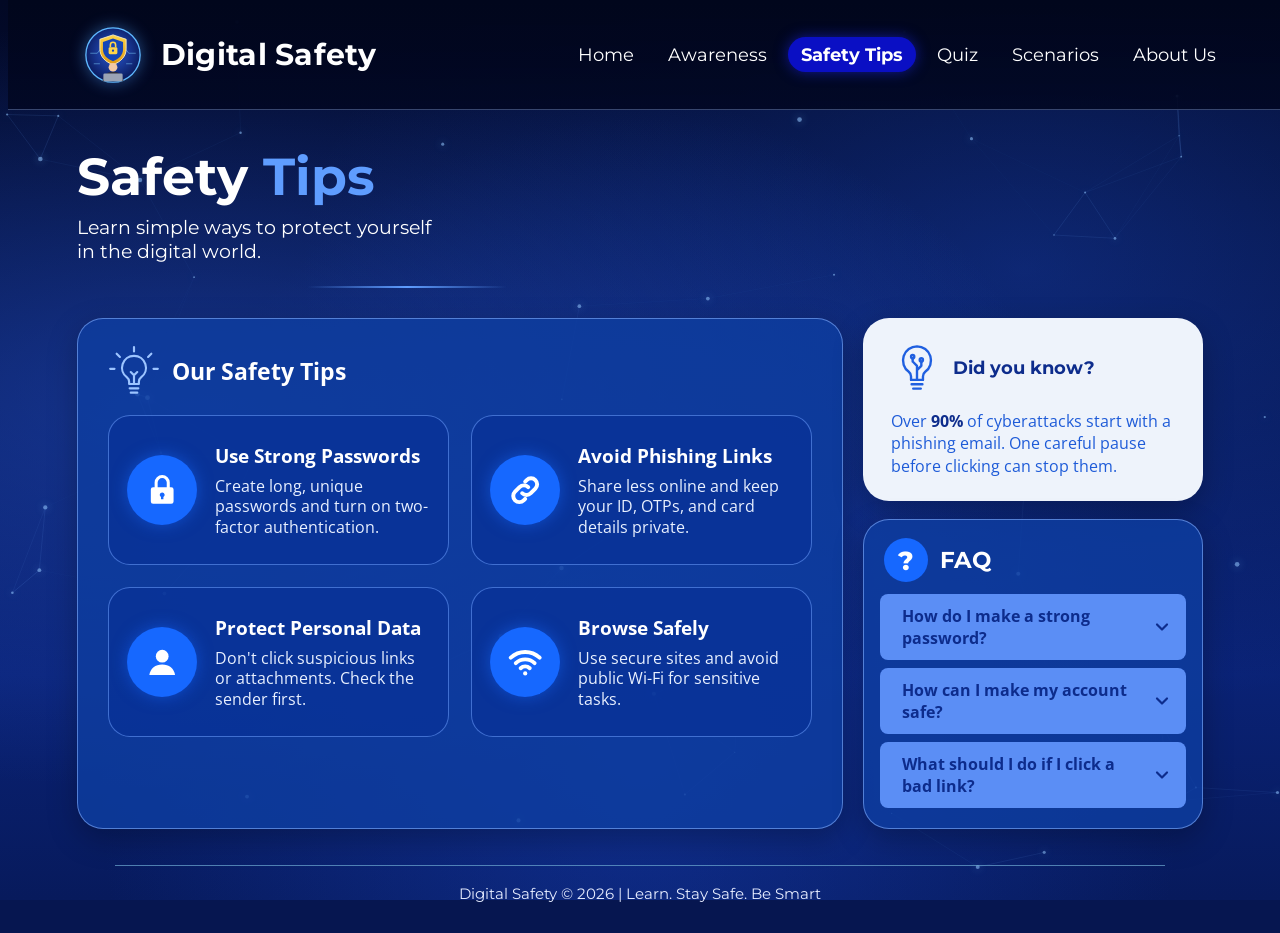
<file: safety-tips.html>
<!DOCTYPE html>
<html lang="en">
<head>
  <meta charset="UTF-8">
  <meta name="viewport" content="width=device-width, initial-scale=1.0">
  <title>Safety Tips – Digital Safety</title>
  <link rel="preconnect" href="https://fonts.googleapis.com">
  <link rel="preconnect" href="https://fonts.gstatic.com" crossorigin>
  <link href="https://fonts.googleapis.com/css2?family=Montserrat:wght@400;500;600;700;800&family=Open+Sans:wght@400;600;700&display=swap" rel="stylesheet">
  <link rel="stylesheet" href="style.css">
</head>
<body class="page-inner page-tips" data-page="safety-tips">

  <!-- Animated network background -->
  <canvas id="bg-canvas" aria-hidden="true"></canvas>

  <!-- ===== NAVIGATION BAR ===== -->
  <header class="navbar">
    <a href="index.html" class="brand" data-page="home">
      <svg class="brand-logo" viewBox="0 0 64 64" aria-hidden="true">
        <defs>
          <radialGradient id="logoBg" cx="50%" cy="45%" r="55%">
            <stop offset="0%" stop-color="#2a5bd7"/>
            <stop offset="100%" stop-color="#0a1a5c"/>
          </radialGradient>
          <linearGradient id="logoShield" x1="0" y1="0" x2="0" y2="1">
            <stop offset="0%" stop-color="#ffd54a"/>
            <stop offset="100%" stop-color="#e09a12"/>
          </linearGradient>
        </defs>
        <circle cx="32" cy="32" r="31" fill="url(#logoBg)" stroke="#5fb8ff" stroke-width="1.5"/>
        <g stroke="#7fd3ff" stroke-width="1" opacity=".55" fill="none">
          <path d="M6 30h8l3-4M58 30h-8l-3-4M10 42h7M54 42h-7"/>
        </g>
        <path d="M32 9l15 5v11c0 9-6.5 15-15 18-8.5-3-15-9-15-18V14z" fill="url(#logoShield)" stroke="#fff3c4" stroke-width="1"/>
        <path d="M32 13l11.5 4v8c0 7-5 11.6-11.5 14-6.5-2.4-11.5-7-11.5-14v-8z" fill="#1546b8"/>
        <rect x="27" y="23" width="10" height="8" rx="1.5" fill="#ffd54a"/>
        <path d="M29 23v-2.5a3 3 0 0 1 6 0V23" stroke="#ffd54a" stroke-width="1.8" fill="none"/>
        <circle cx="32" cy="27" r="1.3" fill="#1546b8"/>
        <circle cx="32" cy="46" r="5" fill="#f2c9a5"/>
        <path d="M20 62c1-8 6-11 12-11s11 3 12 11z" fill="#2d2d38"/>
        <rect x="21" y="53" width="22" height="9" rx="1.5" fill="#9aa3b5"/>
      </svg>
      <span class="brand-name">Digital Safety</span>
    </a>

    <button class="menu-toggle" id="menuToggle" aria-label="Open menu" aria-expanded="false">
      <span></span><span></span><span></span>
    </button>

    <nav class="nav-links" id="navLinks">
      <a href="index.html" class="nav-link" data-page="home">Home</a>
      <a href="awareness.html" class="nav-link" data-page="awareness">Awareness</a>
      <a href="safety-tips.html" class="nav-link active" data-page="safety-tips" aria-current="page">Safety Tips</a>
      <a href="quiz.html" class="nav-link" data-page="quiz">Quiz</a>
      <a href="scenarios.html" class="nav-link" data-page="scenarios">Scenarios</a>
      <a href="about.html" class="nav-link" data-page="about">About Us</a>
    </nav>
  </header>

  <main class="container">
    <section class="page-header">
      <h1>Safety <span class="accent">Tips</span></h1>
      <p class="page-subtitle">Learn simple ways to protect yourself<br>in the digital world.</p>
      <span class="header-line" aria-hidden="true"></span>
    </section>

    <section class="two-col tips-layout">
      <!-- LEFT: Our Safety Tips -->
      <div class="panel tips-panel">
        <h2 class="panel-title"><span class="title-icon"><svg viewBox="0 0 48 48" fill="none" stroke="#9cc4ff" stroke-width="2" stroke-linecap="round" stroke-linejoin="round"><path d="M24 10a11 11 0 0 0-6.5 19.9c1.3 1 2 2.4 2 4V36h9v-2.1c0-1.6.7-3 2-4A11 11 0 0 0 24 10z"/><path d="M20 40h8M21 44h6M24 36v-8l-3-3M24 28l3-3"/><path d="M24 2v4M8 8l3 3M40 8l-3 3M2 22h4M42 22h4"/></svg></span>Our Safety Tips</h2>
        <div class="tip-grid">
          <article class="tip-card">
            <div class="tip-icon"><svg viewBox="0 0 24 24" fill="#fff"><path d="M7 10V7a5 5 0 0 1 10 0v3h1a1.5 1.5 0 0 1 1.5 1.5v8A1.5 1.5 0 0 1 18 21H6a1.5 1.5 0 0 1-1.5-1.5v-8A1.5 1.5 0 0 1 6 10zm2 0h6V7a3 3 0 0 0-6 0zm3 3.5a1.6 1.6 0 0 0-.8 3V18h1.6v-1.5a1.6 1.6 0 0 0-.8-3z"/></svg></div>
            <div>
              <h3>Use Strong Passwords</h3>
              <p>Create long, unique passwords and turn on two-factor authentication.</p>
            </div>
          </article>
          <article class="tip-card">
            <div class="tip-icon"><svg viewBox="0 0 24 24" fill="none" stroke="#fff" stroke-width="2.6" stroke-linecap="round"><path d="M10 14a4 4 0 0 0 5.7 0l3-3a4 4 0 0 0-5.7-5.7l-1 1"/><path d="M14 10a4 4 0 0 0-5.7 0l-3 3a4 4 0 0 0 5.7 5.7l1-1"/></svg></div>
            <div>
              <h3>Avoid Phishing Links</h3>
              <p>Share less online and keep your ID, OTPs, and card details private.</p>
            </div>
          </article>
          <article class="tip-card">
            <div class="tip-icon"><svg viewBox="0 0 24 24" fill="#fff"><circle cx="12" cy="8" r="4.2"/><path d="M3.5 20.5c.6-4.4 4-7 8.5-7s7.9 2.6 8.5 7z"/></svg></div>
            <div>
              <h3>Protect Personal Data</h3>
              <p>Don't click suspicious links or attachments. Check the sender first.</p>
            </div>
          </article>
          <article class="tip-card">
            <div class="tip-icon"><svg viewBox="0 0 24 24" fill="none" stroke="#fff" stroke-width="2.6" stroke-linecap="round"><path d="M2.5 9a14 14 0 0 1 19 0"/><path d="M5.8 12.6a9 9 0 0 1 12.4 0"/><path d="M9 16a4.4 4.4 0 0 1 6 0"/><circle cx="12" cy="19.4" r="1.4" fill="#fff" stroke="none"/></svg></div>
            <div>
              <h3>Browse Safely</h3>
              <p>Use secure sites and avoid public Wi-Fi for sensitive tasks.</p>
            </div>
          </article>
        </div>
      </div>

      <!-- RIGHT: Did you know + FAQ -->
      <div class="side-stack">
        <div class="panel-light know-panel">
          <h2 class="light-title"><span class="title-icon"><svg viewBox="0 0 48 48" fill="none" stroke="#1f5fe0" stroke-width="2.2" stroke-linecap="round" stroke-linejoin="round"><path d="M24 4a13 13 0 0 0-7.6 23.5c1.4 1.1 2.1 2.6 2.1 4.3V35h11v-3.2c0-1.7.7-3.2 2.1-4.3A13 13 0 0 0 24 4z"/><path d="M19 39h10M20.5 43h7"/><path d="M24 35V22l-4-4M24 26l4-4M20 18v-3M28 22v-4"/><circle cx="20" cy="13.5" r="1.5"/><circle cx="28" cy="16.5" r="1.5"/></svg></span>Did you know?</h2>
          <p>Over <strong>90%</strong> of cyberattacks start with a phishing email. One careful pause before clicking can stop them.</p>
        </div>

        <div class="panel faq-panel">
          <h2 class="panel-title"><span class="q-badge">?</span>FAQ</h2>
          <div class="faq-list">
          <div class="faq-item">
            <button class="faq-question" aria-expanded="false" aria-controls="faq-1" id="faq-btn-1">
              <span>How do I make a strong password?</span>
              <svg class="faq-arrow" viewBox="0 0 24 24" aria-hidden="true"><path d="M6 9l6 6 6-6" fill="none" stroke="currentColor" stroke-width="2.6" stroke-linecap="round" stroke-linejoin="round"/></svg>
            </button>
            <div class="faq-answer" id="faq-1" role="region" aria-labelledby="faq-btn-1">
              <div class="faq-answer-inner"><p>Use at least 12 characters. A good trick is a <strong>passphrase</strong>: three or four random words joined with numbers and symbols, like <em>Mango!River7-Cloud</em>.</p><ul><li>Use a different password for every account.</li><li>Avoid your name, birthday, pet's name, or school.</li><li>A password manager can remember them for you.</li></ul></div>
            </div>
          </div>
          <div class="faq-item">
            <button class="faq-question" aria-expanded="false" aria-controls="faq-2" id="faq-btn-2">
              <span>How can I make my account safe?</span>
              <svg class="faq-arrow" viewBox="0 0 24 24" aria-hidden="true"><path d="M6 9l6 6 6-6" fill="none" stroke="currentColor" stroke-width="2.6" stroke-linecap="round" stroke-linejoin="round"/></svg>
            </button>
            <div class="faq-answer" id="faq-2" role="region" aria-labelledby="faq-btn-2">
              <div class="faq-answer-inner"><ul><li>Turn on two-factor authentication (2FA).</li><li>Use a strong, unique password.</li><li>Never share your password or one-time PIN (OTP) with anyone.</li><li>Keep your apps and device updated.</li><li>Log out when you use a shared or public computer.</li><li>Check your account's login activity and remove devices you don't recognize.</li></ul></div>
            </div>
          </div>
          <div class="faq-item">
            <button class="faq-question" aria-expanded="false" aria-controls="faq-3" id="faq-btn-3">
              <span>What should I do if I click a bad link?</span>
              <svg class="faq-arrow" viewBox="0 0 24 24" aria-hidden="true"><path d="M6 9l6 6 6-6" fill="none" stroke="currentColor" stroke-width="2.6" stroke-linecap="round" stroke-linejoin="round"/></svg>
            </button>
            <div class="faq-answer" id="faq-3" role="region" aria-labelledby="faq-btn-3">
              <div class="faq-answer-inner"><ol><li><strong>Stop.</strong> Don't type any passwords or personal details on the page. Close it.</li><li>If something downloaded, don't open it. Delete it and run a scan with your antivirus.</li><li>If you already entered a password, change it right away from a trusted device, and turn on 2FA.</li><li>If you shared bank or card details, call your bank using the number on its official website or card.</li><li>Report the message to the platform and tell a parent, teacher, or IT staff.</li></ol></div>
            </div>
          </div>
          </div>
        </div>
      </div>
    </section>
  </main>

  <!-- ===== FOOTER ===== -->
  <footer class="footer">
    <p>Digital Safety © 2026 | Learn. Stay Safe. Be Smart</p>
  </footer>

  <div class="toast" id="toast" role="status" aria-live="polite"></div>

  <script src="script.js"></script>
  <script src="safety-tips.js"></script>
</body>
</html>
</file>
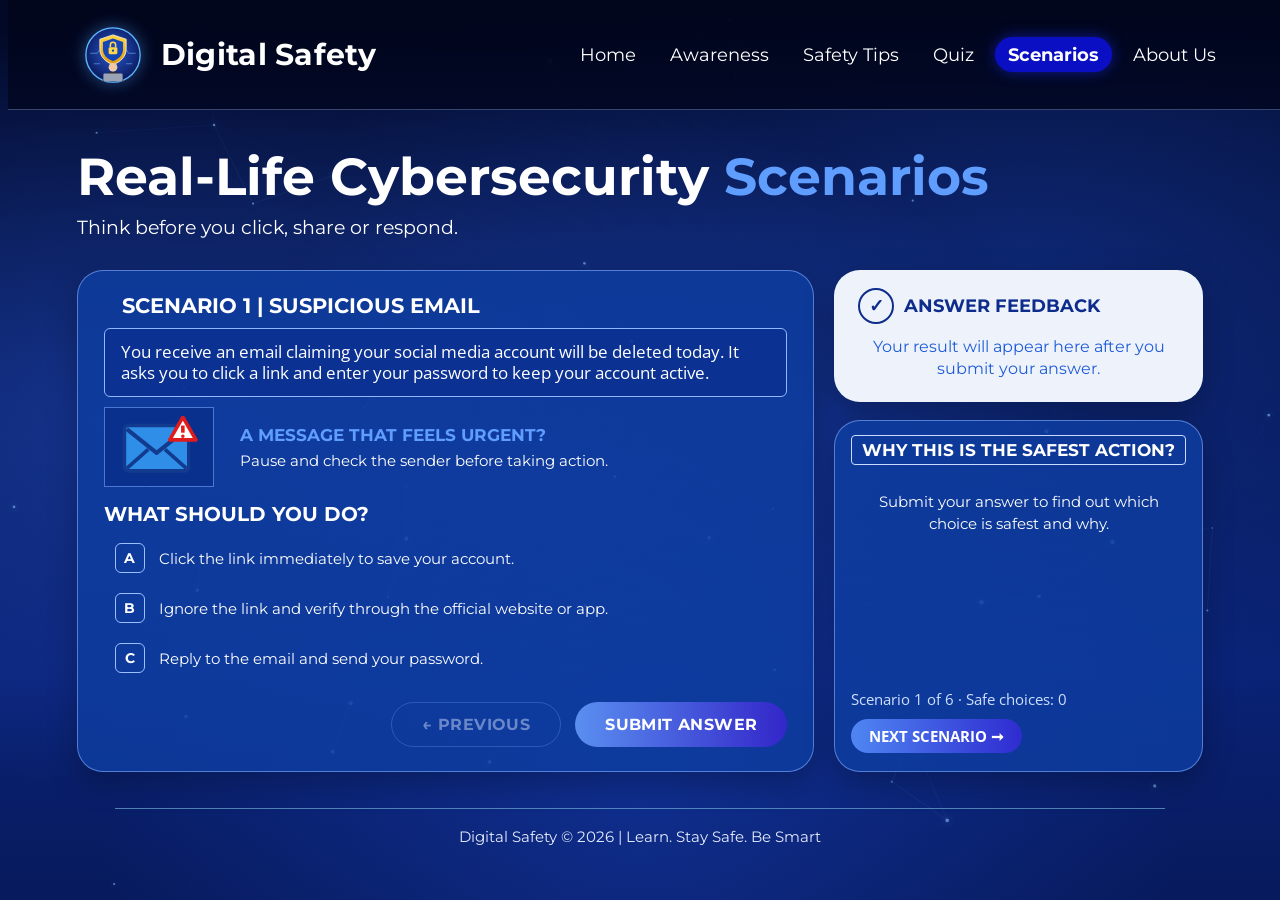
<file: scenarios.html>
<!DOCTYPE html>
<html lang="en">
<head>
  <meta charset="UTF-8">
  <meta name="viewport" content="width=device-width, initial-scale=1.0">
  <title>Real-Life Scenarios – Digital Safety</title>
  <link rel="preconnect" href="https://fonts.googleapis.com">
  <link rel="preconnect" href="https://fonts.gstatic.com" crossorigin>
  <link href="https://fonts.googleapis.com/css2?family=Montserrat:wght@400;500;600;700;800&family=Open+Sans:wght@400;600;700&display=swap" rel="stylesheet">
  <link rel="stylesheet" href="style.css">
</head>
<body class="page-inner page-scenarios" data-page="scenarios">

  <!-- Animated network background -->
  <canvas id="bg-canvas" aria-hidden="true"></canvas>

  <!-- ===== NAVIGATION BAR ===== -->
  <header class="navbar">
    <a href="index.html" class="brand" data-page="home">
      <svg class="brand-logo" viewBox="0 0 64 64" aria-hidden="true">
        <defs>
          <radialGradient id="logoBg" cx="50%" cy="45%" r="55%">
            <stop offset="0%" stop-color="#2a5bd7"/>
            <stop offset="100%" stop-color="#0a1a5c"/>
          </radialGradient>
          <linearGradient id="logoShield" x1="0" y1="0" x2="0" y2="1">
            <stop offset="0%" stop-color="#ffd54a"/>
            <stop offset="100%" stop-color="#e09a12"/>
          </linearGradient>
        </defs>
        <circle cx="32" cy="32" r="31" fill="url(#logoBg)" stroke="#5fb8ff" stroke-width="1.5"/>
        <g stroke="#7fd3ff" stroke-width="1" opacity=".55" fill="none">
          <path d="M6 30h8l3-4M58 30h-8l-3-4M10 42h7M54 42h-7"/>
        </g>
        <path d="M32 9l15 5v11c0 9-6.5 15-15 18-8.5-3-15-9-15-18V14z" fill="url(#logoShield)" stroke="#fff3c4" stroke-width="1"/>
        <path d="M32 13l11.5 4v8c0 7-5 11.6-11.5 14-6.5-2.4-11.5-7-11.5-14v-8z" fill="#1546b8"/>
        <rect x="27" y="23" width="10" height="8" rx="1.5" fill="#ffd54a"/>
        <path d="M29 23v-2.5a3 3 0 0 1 6 0V23" stroke="#ffd54a" stroke-width="1.8" fill="none"/>
        <circle cx="32" cy="27" r="1.3" fill="#1546b8"/>
        <circle cx="32" cy="46" r="5" fill="#f2c9a5"/>
        <path d="M20 62c1-8 6-11 12-11s11 3 12 11z" fill="#2d2d38"/>
        <rect x="21" y="53" width="22" height="9" rx="1.5" fill="#9aa3b5"/>
      </svg>
      <span class="brand-name">Digital Safety</span>
    </a>

    <button class="menu-toggle" id="menuToggle" aria-label="Open menu" aria-expanded="false">
      <span></span><span></span><span></span>
    </button>

    <nav class="nav-links" id="navLinks">
      <a href="index.html" class="nav-link" data-page="home">Home</a>
      <a href="awareness.html" class="nav-link" data-page="awareness">Awareness</a>
      <a href="safety-tips.html" class="nav-link" data-page="safety-tips">Safety Tips</a>
      <a href="quiz.html" class="nav-link" data-page="quiz">Quiz</a>
      <a href="scenarios.html" class="nav-link active" data-page="scenarios" aria-current="page">Scenarios</a>
      <a href="about.html" class="nav-link" data-page="about">About Us</a>
    </nav>
  </header>

  <main class="container">
    <section class="page-header">
      <h1>Real-Life Cybersecurity <span class="accent">Scenarios</span></h1>
      <p class="page-subtitle">Think before you click, share or respond.</p>
    </section>

    <section class="two-col scen-layout">
      <!-- LEFT: Current scenario -->
      <div class="panel scen-panel">
        <div id="scenView">
          <h2 class="scen-title" id="scenTitle">SCENARIO 1 | SUSPICIOUS EMAIL</h2>
          <p class="scen-story" id="scenStory"></p>

          <div class="scen-hint">
            <div class="hint-icon" id="hintIcon" aria-hidden="true"></div>
            <div>
              <h3 id="hintTitle"></h3>
              <p id="hintText"></p>
            </div>
          </div>

          <h3 class="scen-question">WHAT SHOULD YOU DO?</h3>
          <div class="options compact" id="scenOptions" role="radiogroup" aria-label="What should you do?"></div>

          <div class="btn-row">
            <button class="btn btn-outline" id="prevScenBtn">&larr; PREVIOUS</button>
            <button class="btn btn-gradient" id="submitScenBtn">SUBMIT ANSWER</button>
          </div>
        </div>

        <!-- Summary after the last scenario -->
        <div class="final-view" id="scenFinalView" hidden>
          <div class="final-badge" id="scenBadge"></div>
          <h2>All Scenarios Done!</h2>
          <p class="final-score">You chose the safest action in <span id="scenFinalScore">0</span> of <span id="scenFinalTotal">6</span> scenarios.</p>
          <p class="final-msg" id="scenFinalMsg"></p>
          <button class="btn btn-gradient" id="restartScenBtn">RESTART SCENARIOS</button>
        </div>
      </div>

      <!-- RIGHT: Feedback + Why -->
      <div class="side-stack">
        <div class="panel-light answer-panel" id="answerPanel">
          <h2 class="light-title"><span class="check-ring" aria-hidden="true">&#10003;</span>ANSWER FEEDBACK</h2>
          <p id="scenFeedback" role="status" aria-live="polite">Your result will appear here after you submit your answer.</p>
        </div>

        <div class="panel why-panel">
          <h2 class="why-title">WHY THIS IS THE SAFEST ACTION?</h2>
          <p id="scenWhy">Submit your answer to find out which choice is safest and why.</p>
          <div class="why-footer">
            <span class="scen-counter" id="scenCounter">Scenario 1 of 6 &middot; Score 0</span>
            <button class="pill-btn" id="nextScenBtn">NEXT SCENARIO <span aria-hidden="true">&#10142;</span></button>
          </div>
        </div>
      </div>
    </section>
  </main>

  <!-- ===== FOOTER ===== -->
  <footer class="footer">
    <p>Digital Safety © 2026 | Learn. Stay Safe. Be Smart</p>
  </footer>

  <div class="toast" id="toast" role="status" aria-live="polite"></div>

  <script src="script.js"></script>
  <script src="scenarios.js"></script>
</body>
</html>
</file>
<file: style.css>
/* =========================================================
   CyberAware – Home Page Styles
   Palette: dark navy, royal blue, cyan, white
   ========================================================= */

:root {
  --navy-900: #020824;
  --navy-800: #04103a;
  --navy-700: #0a1d5e;
  --royal: #0a0fc4;
  --royal-bright: #1a24e0;
  --cyan: #8fe6ff;
  --cyan-bright: #2fd4ff;
  --white: #ffffff;
  --icon-bg: #0b1640;
  --font: "Montserrat", "Poppins", "Segoe UI", Arial, sans-serif;
}

* {
  margin: 0;
  padding: 0;
  box-sizing: border-box;
}

html {
  scroll-behavior: smooth;
  background: #061650;
}

body {
  font-family: var(--font);
  color: var(--white);
  min-height: 100vh;
  overflow-x: hidden;
  background:
    radial-gradient(ellipse at 15% 45%, rgba(40, 90, 220, 0.45), transparent 55%),
    radial-gradient(ellipse at 80% 30%, rgba(30, 80, 210, 0.35), transparent 50%),
    radial-gradient(ellipse at 50% 85%, rgba(25, 70, 200, 0.4), transparent 60%),
    linear-gradient(180deg, var(--navy-900) 0%, #061650 45%, #0a2275 75%, #071a5c 100%);
  background-attachment: fixed;
}

/* Animated network canvas sits behind everything */
#bg-canvas {
  position: fixed;
  inset: 0;
  width: 100%;
  height: 100%;
  z-index: 0;
  pointer-events: none;
}

header, main, footer {
  position: relative;
  z-index: 1;
}

/* ================= NAVIGATION BAR ================= */
.navbar {
  display: flex;
  align-items: center;
  justify-content: space-between;
  padding: 0 4% 0 6%;
  height: 148px;
  margin-left: 8px;
  background: linear-gradient(180deg, #01061c 0%, rgba(2, 8, 36, 0.92) 100%);
  border-bottom: 1px solid rgba(120, 150, 210, 0.45);
  position: sticky;
  top: 0;
  z-index: 50;
  transition: height 0.3s ease, box-shadow 0.3s ease;
}

.navbar.scrolled {
  height: 96px;
  box-shadow: 0 6px 24px rgba(0, 0, 0, 0.45);
}

.brand {
  display: flex;
  align-items: center;
  gap: 20px;
  text-decoration: none;
  color: var(--white);
}

.brand-logo {
  width: 68px;
  height: 68px;
  filter: drop-shadow(0 0 8px rgba(80, 160, 255, 0.45));
  transition: transform 0.4s ease;
}

.brand:hover .brand-logo {
  transform: rotate(-8deg) scale(1.06);
}

.brand-name {
  font-size: 2.6rem;
  font-weight: 700;
  letter-spacing: 0.3px;
}

.nav-links {
  display: flex;
  align-items: center;
  gap: 8px;
}

.nav-link {
  position: relative;
  color: var(--white);
  text-decoration: none;
  font-size: 1.62rem;
  font-weight: 400;
  padding: 10px 18px;
  border-radius: 999px;
  transition: background 0.3s ease, color 0.3s ease, box-shadow 0.3s ease;
}

.nav-link::after {
  content: "";
  position: absolute;
  left: 50%;
  bottom: 4px;
  width: 0;
  height: 2px;
  background: var(--cyan-bright);
  transition: width 0.3s ease, left 0.3s ease;
}

.nav-link:hover {
  color: var(--cyan);
}

.nav-link:hover::after {
  width: 60%;
  left: 20%;
}

.nav-link.active {
  background: var(--royal);
  font-weight: 700;
  color: var(--white);
  box-shadow: 0 0 14px rgba(26, 36, 224, 0.6);
}

.nav-link.active::after {
  display: none;
}

/* Hamburger (mobile only) */
.menu-toggle {
  display: none;
  flex-direction: column;
  gap: 6px;
  background: none;
  border: none;
  cursor: pointer;
  padding: 8px;
}

.menu-toggle span {
  width: 28px;
  height: 3px;
  background: var(--white);
  border-radius: 3px;
  transition: transform 0.3s ease, opacity 0.3s ease;
}

.menu-toggle.open span:nth-child(1) { transform: translateY(9px) rotate(45deg); }
.menu-toggle.open span:nth-child(2) { opacity: 0; }
.menu-toggle.open span:nth-child(3) { transform: translateY(-9px) rotate(-45deg); }

/* ================= HERO ================= */
.hero {
  position: relative;
  display: flex;
  justify-content: space-between;
  align-items: flex-start;
  padding: 36px 6% 0 6.4%;
  min-height: 330px;
}

.hero-text {
  animation: fadeUp 0.9s ease both;
}

.hero-title {
  font-size: clamp(3rem, 7.4vw, 8.6rem);
  font-weight: 700;
  line-height: 1;
  letter-spacing: -1px;
}

.hero-title .cyber {
  color: var(--white);
}

.hero-title .aware {
  color: var(--cyan);
  text-shadow: 0 0 22px rgba(143, 230, 255, 0.25);
}

.hero-subtitle {
  margin-top: 18px;
  margin-left: 8px;
  font-size: clamp(1.1rem, 2.25vw, 2.6rem);
  font-weight: 400;
  line-height: 1.2;
}

.hero-visual {
  position: absolute;
  right: 11%;
  top: -10px;
  width: clamp(220px, 24vw, 460px);
  z-index: 0;
  animation: fadeIn 1.2s ease both 0.2s;
}

.shield-art {
  width: 100%;
  height: auto;
  animation: float 5s ease-in-out infinite;
  filter: drop-shadow(0 0 28px rgba(60, 160, 255, 0.45));
}

.orbit {
  stroke-dasharray: 14 6;
  animation: orbitFlow 6s linear infinite;
}

/* ================= FEATURE CARDS ================= */
.cards {
  position: relative;
  z-index: 2;
  display: grid;
  grid-template-columns: repeat(4, minmax(0, 320px));
  justify-content: center;
  gap: 80px;
  padding: 0 4%;
  margin-top: 6px;
}

.card {
  background: var(--royal);
  border: 1.5px solid rgba(255, 255, 255, 0.9);
  border-radius: 22px;
  min-height: 290px;
  padding: 16px 22px 24px;
  text-align: center;
  cursor: pointer;
  outline: none;
  position: relative;
  overflow: hidden;
  transition: transform 0.35s ease, box-shadow 0.35s ease, background 0.35s ease;
  animation: fadeUp 0.8s ease both;
}

.card:nth-child(1) { animation-delay: 0.15s; }
.card:nth-child(2) { animation-delay: 0.3s; }
.card:nth-child(3) { animation-delay: 0.45s; }
.card:nth-child(4) { animation-delay: 0.6s; }

/* moving sheen on hover */
.card::before {
  content: "";
  position: absolute;
  top: 0;
  left: -75%;
  width: 50%;
  height: 100%;
  background: linear-gradient(120deg, transparent, rgba(255, 255, 255, 0.18), transparent);
  transform: skewX(-20deg);
  transition: left 0.7s ease;
}

.card:hover,
.card:focus-visible {
  transform: translateY(-10px);
  background: var(--royal-bright);
  box-shadow: 0 0 0 1px rgba(143, 230, 255, 0.6), 0 0 28px rgba(47, 212, 255, 0.45), 0 18px 34px rgba(0, 0, 0, 0.35);
}

.card:hover::before {
  left: 130%;
}

.card:active {
  transform: translateY(-4px) scale(0.98);
}

.card-icon {
  width: 144px;
  height: 144px;
  margin: 0 auto 16px;
  border-radius: 50%;
  background: radial-gradient(circle at 50% 40%, #12224f, var(--icon-bg) 70%);
  display: flex;
  align-items: center;
  justify-content: center;
  transition: transform 0.4s ease, box-shadow 0.4s ease;
}

.card:nth-child(1) .card-icon { background: #0e1f3d; }
.card:nth-child(2) .card-icon { background: #0d1b3a; }

.card-icon svg {
  width: 58%;
  height: 58%;
}

.card:hover .card-icon {
  transform: scale(1.07);
  box-shadow: 0 0 22px rgba(47, 212, 255, 0.55);
}

.card h2 {
  font-size: 1.55rem;
  font-weight: 700;
  letter-spacing: 0.5px;
  margin-bottom: 14px;
}

.card p {
  font-size: 1.3rem;
  line-height: 1.2;
  font-weight: 400;
}

/* Ripple created by JS on click */
.ripple {
  position: absolute;
  border-radius: 50%;
  background: rgba(143, 230, 255, 0.45);
  transform: scale(0);
  animation: ripple 0.6s ease-out;
  pointer-events: none;
}

/* ================= WELCOME ================= */
.welcome {
  margin: 48px 6.4% 0;
  padding: 34px 1.2%;
  border-radius: 28px;
  background: rgba(12, 42, 120, 0.82);
  box-shadow: inset 0 0 0 1px rgba(110, 160, 255, 0.12);
  text-align: center;
  animation: fadeUp 0.9s ease both 0.75s;
  transition: box-shadow 0.4s ease;
}

.welcome:hover {
  box-shadow: inset 0 0 0 1px rgba(143, 230, 255, 0.35), 0 0 26px rgba(47, 140, 255, 0.25);
}

.welcome p {
  font-size: 1.4rem;
  line-height: 1.24;
  font-weight: 400;
}

/* ================= FOOTER ================= */
.footer {
  margin: 26px 14% 0;
  padding: 30px 0 38px;
  border-top: 1px solid rgba(110, 170, 210, 0.7);
  text-align: center;
}

.footer p {
  font-size: 0.95rem;
  color: #e6ecff;
}

/* ================= TOAST ================= */
.toast {
  position: fixed;
  left: 50%;
  bottom: 32px;
  transform: translate(-50%, 30px);
  background: rgba(4, 16, 58, 0.95);
  border: 1px solid var(--cyan-bright);
  color: var(--white);
  padding: 14px 26px;
  border-radius: 14px;
  font-size: 1rem;
  box-shadow: 0 0 22px rgba(47, 212, 255, 0.35);
  opacity: 0;
  pointer-events: none;
  z-index: 100;
  transition: opacity 0.35s ease, transform 0.35s ease;
  max-width: 90vw;
  text-align: center;
}

.toast.show {
  opacity: 1;
  transform: translate(-50%, 0);
}

/* ================= ANIMATIONS ================= */
@keyframes fadeUp {
  from { opacity: 0; transform: translateY(24px); }
  to   { opacity: 1; transform: translateY(0); }
}

@keyframes fadeIn {
  from { opacity: 0; }
  to   { opacity: 1; }
}

@keyframes float {
  0%, 100% { transform: translateY(0); }
  50%      { transform: translateY(-12px); }
}

@keyframes orbitFlow {
  to { stroke-dashoffset: -200; }
}

@keyframes ripple {
  to { transform: scale(4); opacity: 0; }
}

@media (prefers-reduced-motion: reduce) {
  *, *::before, *::after {
    animation: none !important;
    transition: none !important;
  }
}

/* ================= RESPONSIVE ================= */

/* Large laptops */
@media (max-width: 1600px) {
  .brand-name { font-size: 2.2rem; }
  .nav-link { font-size: 1.35rem; padding: 8px 15px; }
  .cards { gap: 48px; }
  .card-icon { width: 124px; height: 124px; }
  .card h2 { font-size: 1.4rem; }
  .card p { font-size: 1.15rem; }
  .welcome p { font-size: 1.22rem; }
}

/* Laptops */
@media (max-width: 1280px) {
  .navbar { height: 110px; }
  .brand-logo { width: 56px; height: 56px; }
  .brand-name { font-size: 1.9rem; }
  .nav-link { font-size: 1.12rem; padding: 7px 13px; }
  .cards { gap: 28px; grid-template-columns: repeat(4, minmax(0, 260px)); }
  .card { min-height: 250px; }
  .card-icon { width: 108px; height: 108px; }
  .card h2 { font-size: 1.2rem; }
  .card p { font-size: 1rem; }
  .welcome p { font-size: 1.08rem; }
}

/* Tablets */
@media (max-width: 1024px) {
  .navbar { height: 90px; padding: 0 4%; margin-left: 0; }
  .navbar.scrolled { height: 76px; }

  .menu-toggle { display: flex; }

  .nav-links {
    position: absolute;
    top: 100%;
    right: 0;
    left: 0;
    flex-direction: column;
    align-items: stretch;
    gap: 6px;
    padding: 0 6%;
    max-height: 0;
    overflow: hidden;
    background: rgba(2, 8, 36, 0.97);
    border-bottom: 1px solid rgba(120, 150, 210, 0.35);
    transition: max-height 0.4s ease, padding 0.4s ease;
  }

  .nav-links.open {
    max-height: 420px;
    padding: 14px 6% 20px;
  }

  .nav-link { text-align: center; font-size: 1.1rem; }

  .hero { padding-top: 30px; min-height: 300px; }
  .hero-visual { right: 4%; top: 10px; width: 30vw; }

  .cards {
    grid-template-columns: repeat(2, minmax(0, 320px));
    gap: 28px;
  }

  .welcome { margin-top: 40px; padding: 28px 4%; }
  .footer { margin: 24px 8% 0; }
}

/* Mobile */
@media (max-width: 640px) {
  .brand { gap: 12px; }
  .brand-logo { width: 46px; height: 46px; }
  .brand-name { font-size: 1.4rem; }

  .hero {
    flex-direction: column;
    align-items: center;
    text-align: center;
    padding: 24px 6% 10px;
    min-height: 0;
  }

  .hero-subtitle { margin-left: 0; margin-top: 16px; }

  .hero-visual {
    position: static;
    width: 62vw;
    max-width: 260px;
    margin: 14px auto 0;
  }

  .cards {
    grid-template-columns: minmax(0, 340px);
    gap: 22px;
    margin-top: 20px;
  }

  .card { min-height: 0; }
  .card-icon { width: 100px; height: 100px; }

  .welcome { margin: 32px 5% 0; border-radius: 20px; }
  .welcome p { font-size: 1rem; line-height: 1.45; }

  .footer { margin: 22px 5% 0; }
  .footer p { font-size: 0.85rem; }
}


/* =========================================================
   AWARENESS PAGE
   ========================================================= */
.page-awareness .navbar {
  padding-left: 3.8%;
}

.page-heading {
  padding: 46px 4.2% 0;
  animation: fadeUp 0.8s ease both;
}

.page-heading h1 {
  font-size: clamp(2rem, 3.6vw, 4.3rem);
  font-weight: 700;
  letter-spacing: 0.5px;
  line-height: 1.1;
}

.page-heading .white { color: var(--white); }

.page-heading .cyan {
  color: var(--cyan);
  text-shadow: 0 0 22px rgba(143, 230, 255, 0.25);
}

.info-grid {
  display: grid;
  grid-template-columns: repeat(4, minmax(0, 346px));
  justify-content: center;
  column-gap: 44px;
  row-gap: 28px;
  margin-top: 62px;
  padding: 0 4%;
}

.info-card {
  position: relative;
  overflow: hidden;
  background: var(--royal);
  border: 1.5px solid rgba(225, 235, 255, 0.85);
  border-radius: 18px;
  min-height: 297px;
  padding: 10px 10px 16px;
  text-align: center;
  cursor: pointer;
  outline: none;
  transition: transform 0.35s ease, box-shadow 0.35s ease, background 0.35s ease;
  animation: fadeUp 0.7s ease both;
}

.info-card:nth-child(1) { animation-delay: 0.05s; }
.info-card:nth-child(2) { animation-delay: 0.12s; }
.info-card:nth-child(3) { animation-delay: 0.19s; }
.info-card:nth-child(4) { animation-delay: 0.26s; }
.info-card:nth-child(5) { animation-delay: 0.33s; }
.info-card:nth-child(6) { animation-delay: 0.40s; }
.info-card:nth-child(7) { animation-delay: 0.47s; }
.info-card:nth-child(8) { animation-delay: 0.54s; }

.info-card::before {
  content: "";
  position: absolute;
  top: 0;
  left: -75%;
  width: 50%;
  height: 100%;
  background: linear-gradient(120deg, transparent, rgba(255, 255, 255, 0.16), transparent);
  transform: skewX(-20deg);
  transition: left 0.7s ease;
  pointer-events: none;
}

.info-card:hover,
.info-card:focus-visible,
.info-card.selected {
  transform: translateY(-8px);
  background: var(--royal-bright);
  box-shadow: 0 0 0 1px rgba(143, 230, 255, 0.6), 0 0 26px rgba(47, 212, 255, 0.45), 0 16px 30px rgba(0, 0, 0, 0.35);
}

.info-card:hover::before { left: 130%; }

.info-card:active { transform: translateY(-3px) scale(0.98); }

.info-icon {
  width: 126px;
  height: 126px;
  margin: 4px auto 22px;
  border-radius: 50%;
  background: #0b1238;
  display: flex;
  align-items: center;
  justify-content: center;
  transition: transform 0.4s ease, box-shadow 0.4s ease;
}

.info-icon.icon-dark  { background: radial-gradient(circle at 40% 35%, #263446, #111a28 75%); }
.info-icon.icon-alert { background: #170606; }
.info-icon.icon-black { background: #02040f; }

.info-icon svg {
  width: 62%;
  height: 62%;
}

.info-icon.icon-alert svg { filter: drop-shadow(0 0 6px rgba(255, 30, 30, 0.6)); }
.info-icon.icon-black svg { filter: drop-shadow(0 0 8px rgba(40, 140, 255, 0.7)); }

.info-card:hover .info-icon,
.info-card.selected .info-icon {
  transform: scale(1.07);
  box-shadow: 0 0 22px rgba(47, 212, 255, 0.55);
}

.info-card h2 {
  font-size: 1.42rem;
  font-weight: 700;
  line-height: 1.15;
  margin-bottom: 2px;
}

.info-card p {
  font-size: 1.32rem;
  line-height: 1.2;
  font-weight: 400;
}

.page-awareness .footer {
  margin: 44px 12.5% 0;
}

/* Awareness responsive */
@media (max-width: 1600px) {
  .info-grid { column-gap: 30px; grid-template-columns: repeat(4, minmax(0, 320px)); }
  .info-icon { width: 112px; height: 112px; }
  .info-card { min-height: 280px; }
  .info-card h2 { font-size: 1.25rem; }
  .info-card p { font-size: 1.12rem; }
}

@media (max-width: 1280px) {
  .info-grid { column-gap: 22px; row-gap: 22px; margin-top: 44px; }
  .info-icon { width: 96px; height: 96px; margin-bottom: 16px; }
  .info-card { min-height: 250px; }
  .info-card h2 { font-size: 1.1rem; }
  .info-card p { font-size: 0.98rem; }
}

@media (max-width: 1024px) {
  .page-awareness .navbar { padding-left: 4%; }
  .page-heading { padding-top: 36px; text-align: center; }
  .info-grid { grid-template-columns: repeat(2, minmax(0, 340px)); }
  .info-card { min-height: 0; padding-bottom: 22px; }
  .page-awareness .footer { margin: 36px 8% 0; }
}

@media (max-width: 640px) {
  .page-heading h1 { font-size: 1.9rem; }
  .info-grid { grid-template-columns: minmax(0, 360px); margin-top: 28px; }
  .info-card { min-height: 0; padding: 14px 16px 20px; }
  .info-card p { font-size: 1rem; line-height: 1.4; }
  .page-awareness .footer { margin: 30px 5% 0; }
}


/* =========================================================
   SHARED STYLES FOR INNER PAGES
   (Safety Tips, Quiz, Scenarios, About Us)
   ========================================================= */
:root {
  --accent-blue: #5f9dff;
  --panel-bg: rgba(14, 62, 160, 0.82);
  --panel-border: rgba(130, 175, 255, 0.6);
  --light-panel: #eef3fb;
  --light-text: #1e5bd8;
  --light-title: #0d2c8c;
  --bright-blue: #0b5cff;
  --good: #33d17a;
  --bad: #ff5d73;
  --font-body: "Open Sans", "Segoe UI", Arial, sans-serif;
}

body.no-scroll { overflow: hidden; }

.container {
  width: min(1530px, 88%);
  margin: 0 auto;
}

.page-header {
  padding-top: 38px;
  animation: fadeUp 0.7s ease both;
}

.page-header h1 {
  font-size: clamp(2.1rem, 4.1vw, 5rem);
  font-weight: 700;
  line-height: 1.1;
}

.page-header h1 .accent,
.accent {
  color: var(--accent-blue);
}

.page-subtitle {
  margin-top: 10px;
  font-size: clamp(1rem, 1.45vw, 1.75rem);
  line-height: 1.3;
}

.header-line {
  display: block;
  width: 200px;
  height: 2px;
  margin: 22px 0 0 230px;
  background: linear-gradient(90deg, transparent, var(--accent-blue), transparent);
}

.two-col {
  display: grid;
  grid-template-columns: 2fr 1fr;
  gap: 20px;
  margin-top: 30px;
  align-items: stretch;
}

.side-stack {
  display: flex;
  flex-direction: column;
  gap: 18px;
}

.panel {
  background: var(--panel-bg);
  border: 1.5px solid var(--panel-border);
  border-radius: 26px;
  padding: 26px 30px;
  animation: fadeUp 0.7s ease both 0.15s;
  box-shadow: 0 10px 30px rgba(0, 0, 0, 0.25);
}

.panel-light {
  background: var(--light-panel);
  color: var(--light-text);
  border-radius: 26px;
  padding: 24px 28px;
  animation: fadeUp 0.7s ease both 0.25s;
  box-shadow: 0 10px 30px rgba(0, 0, 0, 0.25);
  font-family: var(--font-body);
  transition: box-shadow 0.3s ease, transform 0.3s ease;
}

.panel-title {
  display: flex;
  align-items: center;
  gap: 12px;
  font-family: var(--font-body);
  font-size: clamp(1.4rem, 1.8vw, 2.1rem);
  font-weight: 700;
  margin-bottom: 18px;
}

.panel-title.small {
  font-family: var(--font);
  font-size: clamp(1.15rem, 1.35vw, 1.6rem);
  margin-bottom: 16px;
}

.light-title {
  display: flex;
  align-items: center;
  gap: 10px;
  color: var(--light-title);
  font-family: var(--font);
  font-size: clamp(1.15rem, 1.4vw, 1.65rem);
  font-weight: 700;
}

.title-icon {
  display: inline-flex;
  width: 52px;
  height: 52px;
  flex-shrink: 0;
}

.title-icon svg { width: 100%; height: 100%; }

.q-badge {
  display: inline-flex;
  align-items: center;
  justify-content: center;
  width: 44px;
  height: 44px;
  flex-shrink: 0;
  border-radius: 50%;
  background: #1668ff;
  color: #fff;
  font-family: var(--font);
  font-weight: 800;
  font-size: 1.6rem;
}

.q-badge.big { width: 50px; height: 50px; font-size: 1.8rem; }

/* ---------- Buttons ---------- */
.btn {
  font-family: var(--font);
  font-weight: 700;
  font-size: clamp(1rem, 1.25vw, 1.45rem);
  letter-spacing: 0.4px;
  border: none;
  border-radius: 999px;
  padding: 12px 30px;
  cursor: pointer;
  color: #fff;
  transition: transform 0.25s ease, box-shadow 0.25s ease, opacity 0.25s ease, background 0.25s ease;
}

.btn:hover:not(:disabled) {
  transform: translateY(-2px);
  box-shadow: 0 0 18px rgba(80, 150, 255, 0.6);
}

.btn:active:not(:disabled) { transform: translateY(0) scale(0.97); }

.btn:disabled {
  opacity: 0.45;
  cursor: not-allowed;
}

.btn-primary { background: linear-gradient(90deg, #1f4dff, #3a35d8); }

.btn-gradient { background: linear-gradient(90deg, #5a8ff0, #3326c9); }

.btn-outline {
  background: transparent;
  border: 1.5px solid var(--panel-border);
  color: #dbe7ff;
}

.btn-outline:hover:not(:disabled) { background: rgba(95, 157, 255, 0.18); }

.btn-row {
  display: flex;
  justify-content: flex-end;
  gap: 14px;
  flex-wrap: wrap;
  margin-top: 22px;
}

.link-btn {
  background: none;
  border: none;
  color: #cfe0ff;
  font-family: var(--font-body);
  font-size: 1rem;
  cursor: pointer;
  margin-top: 6px;
  padding: 4px 2px;
  text-decoration: underline;
  text-underline-offset: 3px;
}

.link-btn:hover { color: var(--cyan); }

.pill-btn {
  background: linear-gradient(90deg, #4f86f2, #2f2bd0);
  color: #fff;
  border: none;
  border-radius: 999px;
  padding: 7px 18px;
  font-family: var(--font-body);
  font-weight: 700;
  font-size: clamp(0.95rem, 1.05vw, 1.2rem);
  cursor: pointer;
  transition: transform 0.25s ease, box-shadow 0.25s ease;
}

.pill-btn:hover {
  transform: translateX(3px);
  box-shadow: 0 0 16px rgba(80, 150, 255, 0.6);
}

button:focus-visible,
a:focus-visible {
  outline: 2px solid var(--cyan);
  outline-offset: 3px;
}

/* ---------- Answer options (quiz + scenarios) ---------- */
.options {
  display: flex;
  flex-direction: column;
  gap: 10px;
  margin: 22px 0 0 70px;
}

.options.compact { margin: 10px 0 0; gap: 6px; }

.option {
  display: flex;
  align-items: center;
  gap: 14px;
  width: 100%;
  text-align: left;
  background: transparent;
  border: 1.5px solid transparent;
  border-radius: 12px;
  padding: 8px 12px;
  color: #fff;
  font-family: var(--font);
  font-size: clamp(1rem, 1.35vw, 1.6rem);
  cursor: pointer;
  transition: background 0.25s ease, border-color 0.25s ease, transform 0.2s ease;
}

.options.compact .option { font-size: clamp(0.95rem, 1.2vw, 1.4rem); padding: 6px 10px; }

.option:hover:not(:disabled) {
  background: rgba(95, 157, 255, 0.16);
  transform: translateX(4px);
}

.option .letter {
  display: inline-flex;
  align-items: center;
  justify-content: center;
  flex-shrink: 0;
  width: 30px;
  height: 30px;
  border: 1.5px solid #9cc0ff;
  border-radius: 6px;
  font-size: 0.85rem;
  font-weight: 700;
  transition: background 0.25s ease, color 0.25s ease;
}

.option.selected {
  background: rgba(95, 157, 255, 0.22);
  border-color: #8fb8ff;
}

.option.selected .letter {
  background: #fff;
  color: var(--royal);
}

.option.correct {
  background: rgba(51, 209, 122, 0.2);
  border-color: var(--good);
}

.option.correct .letter { background: var(--good); border-color: var(--good); color: #04220f; }

.option.wrong {
  background: rgba(255, 93, 115, 0.18);
  border-color: var(--bad);
}

.option.wrong .letter { background: var(--bad); border-color: var(--bad); color: #fff; }

.option:disabled { cursor: default; }

.result-msg {
  min-height: 1.5em;
  margin: 14px 0 0 70px;
  font-family: var(--font-body);
  font-weight: 600;
  font-size: 1.05rem;
}

.result-msg.good { color: var(--good); }
.result-msg.bad { color: #ff8a9a; }
.result-msg.warn { color: #ffd166; }

/* ---------- Final views (quiz + scenarios) ---------- */
.final-view {
  text-align: center;
  padding: 30px 10px;
  animation: fadeUp 0.6s ease both;
}

.final-badge {
  width: 130px;
  height: 130px;
  margin: 0 auto 18px;
  border-radius: 50%;
  display: flex;
  align-items: center;
  justify-content: center;
  font-size: 2.2rem;
  font-weight: 800;
  background: radial-gradient(circle, #1f6bff, #0b1d6b);
  border: 3px solid var(--cyan-bright);
  box-shadow: 0 0 30px rgba(47, 212, 255, 0.45);
}

.final-view h2 { font-size: 2rem; margin-bottom: 8px; }
.final-score { font-size: 1.3rem; }
.final-score span { color: var(--cyan); font-weight: 700; }
.final-msg { margin: 10px auto 24px; max-width: 520px; font-family: var(--font-body); font-size: 1.1rem; color: #dbe7ff; }

/* =========================================================
   SAFETY TIPS PAGE
   ========================================================= */
.tips-layout { grid-template-columns: 2.25fr 1fr; }

.tip-grid {
  display: grid;
  grid-template-columns: 1fr 1fr;
  gap: 22px;
}

.tip-card {
  display: flex;
  align-items: center;
  gap: 18px;
  padding: 20px 18px;
  min-height: 180px;
  border: 1.5px solid rgba(110, 160, 255, 0.55);
  border-radius: 22px;
  background: rgba(8, 48, 150, 0.6);
  font-family: var(--font-body);
  transition: transform 0.3s ease, box-shadow 0.3s ease, background 0.3s ease;
}

.tip-card:hover {
  transform: translateY(-6px);
  background: rgba(20, 75, 200, 0.75);
  box-shadow: 0 0 22px rgba(47, 160, 255, 0.4);
}

.tip-icon {
  flex-shrink: 0;
  width: 88px;
  height: 88px;
  border-radius: 50%;
  background: #1668ff;
  display: flex;
  align-items: center;
  justify-content: center;
  box-shadow: 0 0 16px rgba(22, 104, 255, 0.5);
  transition: transform 0.4s ease;
}

.tip-icon svg { width: 52%; height: 52%; }

.tip-card:hover .tip-icon { transform: rotate(-8deg) scale(1.06); }

.tip-card h3 {
  font-size: clamp(1.15rem, 1.45vw, 1.75rem);
  font-weight: 700;
  margin-bottom: 8px;
}

.tip-card p {
  font-size: clamp(0.98rem, 1.15vw, 1.38rem);
  line-height: 1.3;
  color: #e8f0ff;
}

.know-panel p {
  margin-top: 16px;
  font-size: clamp(1rem, 1.15vw, 1.38rem);
  line-height: 1.4;
}

.know-panel strong { color: var(--light-title); }

.know-panel:hover {
  transform: translateY(-3px);
  box-shadow: 0 0 24px rgba(120, 180, 255, 0.45);
}

.faq-panel { padding: 18px 16px 20px; flex: 1; }
.faq-panel .panel-title { margin: 0 0 12px 4px; font-family: var(--font); }

.faq-list { display: flex; flex-direction: column; gap: 8px; }

.faq-item {
  border-radius: 8px;
  overflow: hidden;
  background: #5b8ef5;
  transition: background 0.3s ease;
}

.faq-item.open { background: #6f9cf7; }

.faq-question {
  display: flex;
  align-items: center;
  justify-content: space-between;
  gap: 10px;
  width: 100%;
  padding: 11px 14px 11px 22px;
  background: none;
  border: none;
  color: var(--light-title);
  font-family: var(--font-body);
  font-weight: 700;
  font-size: clamp(0.98rem, 1.12vw, 1.3rem);
  text-align: left;
  cursor: pointer;
}

.faq-question:hover { color: #000a3a; }

.faq-arrow {
  width: 20px;
  height: 20px;
  flex-shrink: 0;
  transition: transform 0.3s ease;
}

.faq-item.open .faq-arrow { transform: rotate(180deg); }

.faq-answer {
  max-height: 0;
  overflow: hidden;
  transition: max-height 0.35s ease;
}

.faq-answer-inner {
  padding: 4px 18px 16px 22px;
  color: #04114a;
  font-family: var(--font-body);
  font-size: 1rem;
  line-height: 1.45;
}

.faq-answer-inner ul,
.faq-answer-inner ol { padding-left: 20px; margin-top: 4px; }

.faq-answer-inner li { margin-bottom: 4px; }

/* =========================================================
   QUIZ PAGE
   ========================================================= */
.quiz-panel { display: flex; flex-direction: column; }

.quiz-panel #quizQuestionView { display: flex; flex-direction: column; flex: 1; }

.quiz-panel .btn-row { margin-top: auto; padding-top: 18px; }

.q-count {
  font-family: var(--font);
  font-size: clamp(1.05rem, 1.35vw, 1.6rem);
}

.question-box {
  display: flex;
  align-items: center;
  gap: 14px;
  margin: 22px 20px 0;
  padding: 12px 18px;
  border: 1.5px solid #8fb8ff;
  border-radius: 6px;
  background: rgba(10, 40, 140, 0.5);
}

.question-box h2 {
  font-family: var(--font-body);
  font-size: clamp(1.2rem, 1.65vw, 2rem);
  font-weight: 700;
  line-height: 1.25;
}

.progress-pct {
  text-align: right;
  font-weight: 700;
  font-size: 1rem;
  margin-top: 8px;
}

.progress-track {
  height: 14px;
  border-radius: 999px;
  background: #b5bfca;
  overflow: hidden;
}

.progress-fill {
  height: 100%;
  width: 0;
  border-radius: 999px;
  background: linear-gradient(90deg, #1f5fff, #2f8dff);
  transition: width 0.6s ease;
}

.progress-labels {
  display: flex;
  justify-content: space-between;
  margin-top: 6px;
  font-size: 0.95rem;
}

.feedback-panel { flex: 1; }

.fb-card {
  background: var(--bright-blue);
  border: 1.5px solid rgba(200, 220, 255, 0.7);
  padding: 8px 14px 10px;
  margin: 0 18px 14px;
  font-family: var(--font-body);
  transition: box-shadow 0.3s ease;
}

.fb-card:hover { box-shadow: 0 0 16px rgba(80, 160, 255, 0.5); }

.fb-card h3 {
  display: flex;
  align-items: center;
  gap: 6px;
  font-size: clamp(1rem, 1.15vw, 1.35rem);
  font-weight: 700;
}

.fb-card p {
  padding-left: 22px;
  font-size: clamp(0.92rem, 1vw, 1.15rem);
  line-height: 1.35;
}

.fb-score { font-size: clamp(1.3rem, 1.6vw, 1.9rem) !important; font-family: var(--font); }

.fb-icon {
  display: inline-flex;
  align-items: center;
  justify-content: center;
  width: 20px;
  height: 20px;
  border: 1.5px solid #fff;
  border-radius: 50%;
  font-size: 0.75rem;
}

.fb-icon.good { background: var(--good); border-color: var(--good); color: #04220f; }
.fb-icon.bad { background: var(--bad); border-color: var(--bad); }

/* =========================================================
   SCENARIOS PAGE
   ========================================================= */
.scen-panel { padding: 22px 26px 24px; }

.scen-title {
  font-size: clamp(1.15rem, 1.65vw, 1.95rem);
  font-weight: 700;
  margin-left: 18px;
}

.scen-story {
  margin-top: 10px;
  padding: 12px 16px;
  border: 1.5px solid #8fb8ff;
  border-radius: 6px;
  background: rgba(10, 40, 140, 0.5);
  font-family: var(--font-body);
  font-size: clamp(1rem, 1.3vw, 1.55rem);
  line-height: 1.3;
}

.scen-hint {
  display: flex;
  align-items: center;
  gap: 26px;
  margin-top: 10px;
}

.hint-icon {
  flex-shrink: 0;
  width: 136px;
  height: 96px;
  display: flex;
  align-items: center;
  justify-content: center;
  border: 1.5px solid rgba(120, 165, 255, 0.6);
  background: rgba(8, 40, 130, 0.55);
  padding: 8px;
}

.hint-icon svg { width: 100%; height: 100%; }

.scen-hint h3 {
  color: var(--accent-blue);
  font-size: clamp(1rem, 1.3vw, 1.55rem);
  font-weight: 700;
}

.scen-hint p {
  margin-top: 6px;
  font-size: clamp(0.95rem, 1.2vw, 1.4rem);
}

.scen-question {
  margin-top: 14px;
  font-size: clamp(1.15rem, 1.6vw, 1.95rem);
  font-weight: 700;
}

.answer-panel {
  padding: 18px 24px 22px;
  transition: background 0.3s ease, box-shadow 0.3s ease;
}

.answer-panel p {
  margin-top: 12px;
  text-align: center;
  font-family: var(--font);
  font-size: clamp(0.98rem, 1.15vw, 1.35rem);
  line-height: 1.4;
}

.answer-panel.good { background: #e3f8ec; box-shadow: 0 0 22px rgba(51, 209, 122, 0.45); }
.answer-panel.good p strong { color: #0f7a3d; }
.answer-panel.bad { background: #fde8ec; box-shadow: 0 0 22px rgba(255, 93, 115, 0.4); }
.answer-panel.bad p strong { color: #b4122b; }
.answer-panel.warn p { color: #a05a00; font-weight: 600; }

.check-ring {
  display: inline-flex;
  align-items: center;
  justify-content: center;
  width: 36px;
  height: 36px;
  border: 2.5px solid var(--light-title);
  border-radius: 50%;
  font-size: 1.1rem;
}

.why-panel {
  flex: 1;
  display: flex;
  flex-direction: column;
  padding: 14px 16px 18px;
}

.why-title {
  border: 1.5px solid #c9dcff;
  border-radius: 4px;
  padding: 4px 8px;
  font-size: clamp(1rem, 1.3vw, 1.55rem);
  font-weight: 700;
  text-align: center;
}

.why-panel > p {
  margin: 26px 4px 18px;
  text-align: center;
  font-family: var(--font);
  font-size: clamp(0.95rem, 1.1vw, 1.3rem);
  line-height: 1.45;
}

.why-footer {
  margin-top: auto;
  display: flex;
  align-items: center;
  justify-content: space-between;
  gap: 10px;
  flex-wrap: wrap;
}

.scen-counter { font-family: var(--font-body); font-size: 0.95rem; color: #cfe0ff; }

/* =========================================================
   ABOUT US PAGE
   ========================================================= */
.about-panel {
  margin-top: 26px;
  padding: 34px 3% 36px;
}

.about-heading {
  text-align: center;
  font-size: clamp(1.6rem, 2.9vw, 3.5rem);
  font-weight: 800;
  letter-spacing: 1px;
}

.about-grid {
  display: grid;
  grid-template-columns: repeat(4, 1fr);
  gap: 3.2%;
  margin: 30px 3.5% 0;
}

.about-card {
  border: 1.5px solid #6ea2ff;
  border-radius: 6px;
  padding: 18px 14px 26px;
  min-height: 300px;
  text-align: center;
  background: rgba(14, 70, 175, 0.55);
  font-family: var(--font-body);
  transition: transform 0.3s ease, box-shadow 0.3s ease, background 0.3s ease;
}

.about-card:hover {
  transform: translateY(-6px);
  background: rgba(24, 90, 210, 0.75);
  box-shadow: 0 0 22px rgba(47, 160, 255, 0.45);
}

.about-card h3 {
  font-size: clamp(1.2rem, 1.75vw, 2.1rem);
  font-weight: 700;
  margin-bottom: 30px;
}

.about-card p {
  font-size: clamp(0.95rem, 1.08vw, 1.3rem);
  line-height: 1.5;
  color: #e6eeff;
}

.team-bar {
  display: flex;
  align-items: center;
  gap: 24px;
  margin-top: 46px;
  padding: 16px 36px;
  border: 1.5px solid #6ea2ff;
  border-radius: 8px;
  background: rgba(14, 70, 175, 0.5);
}

.team-bar h2 {
  flex-shrink: 0;
  padding-right: 22px;
  border-right: 3px solid #fff;
  font-family: var(--font-body);
  font-size: clamp(1.3rem, 2.25vw, 2.7rem);
  font-weight: 700;
}

.team-list {
  list-style: none;
  display: flex;
  flex-wrap: wrap;
  font-family: var(--font-body);
  font-size: clamp(0.95rem, 1.2vw, 1.45rem);
  line-height: 1.3;
}

.team-list li:not(:last-child)::after { content: ",\00a0"; }

.team-list li { transition: color 0.2s ease; }
.team-list li:hover { color: var(--cyan); }

/* Inner page footer spacing */
.page-inner .footer { margin: 36px 9% 0; padding: 18px 0 30px; }

/* =========================================================
   AWARENESS TOPIC MODAL
   ========================================================= */
.modal-overlay {
  position: fixed;
  inset: 0;
  z-index: 200;
  display: flex;
  align-items: center;
  justify-content: center;
  padding: 20px;
  background: rgba(1, 5, 25, 0.75);
  backdrop-filter: blur(4px);
  opacity: 0;
  transition: opacity 0.25s ease;
}

.modal-overlay.show { opacity: 1; }

.modal-overlay[hidden] { display: none; }

.modal {
  position: relative;
  width: min(820px, 100%);
  max-height: 88vh;
  display: flex;
  flex-direction: column;
  background: linear-gradient(160deg, #0c2c94, #071a5c);
  border: 1.5px solid rgba(143, 230, 255, 0.6);
  border-radius: 22px;
  box-shadow: 0 0 40px rgba(47, 160, 255, 0.35);
  transform: translateY(20px) scale(0.97);
  transition: transform 0.25s ease;
}

.modal-overlay.show .modal { transform: none; }

.modal-close {
  position: absolute;
  top: 12px;
  right: 16px;
  width: 40px;
  height: 40px;
  border: none;
  border-radius: 50%;
  background: rgba(255, 255, 255, 0.1);
  color: #fff;
  font-size: 1.8rem;
  line-height: 1;
  cursor: pointer;
  transition: background 0.2s ease, transform 0.2s ease;
}

.modal-close:hover { background: rgba(255, 255, 255, 0.22); transform: rotate(90deg); }

.modal-head {
  display: flex;
  align-items: center;
  gap: 18px;
  padding: 22px 64px 16px 26px;
  border-bottom: 1px solid rgba(130, 175, 255, 0.35);
}

.info-icon.modal-icon { width: 76px; height: 76px; margin: 0; flex-shrink: 0; }

.modal-kicker { color: var(--cyan); font-size: 0.9rem; font-weight: 600; }

.modal-head h2 { font-size: clamp(1.3rem, 2vw, 1.8rem); }

.modal-body {
  overflow-y: auto;
  padding: 16px 26px 6px;
  font-family: var(--font-body);
  font-size: 1.02rem;
  line-height: 1.55;
}

.modal-body section {
  margin-bottom: 16px;
  padding: 12px 16px;
  border-radius: 12px;
  background: rgba(255, 255, 255, 0.06);
  border-left: 4px solid var(--accent-blue);
}

.modal-body section.risk { border-left-color: #ff8a5c; }
.modal-body section.tip { border-left-color: var(--good); }

.modal-body h3 {
  font-family: var(--font);
  font-size: 1.05rem;
  color: var(--cyan);
  margin-bottom: 4px;
}

.modal-body ul { padding-left: 20px; }
.modal-body li { margin-bottom: 3px; }

.modal-nav {
  display: flex;
  justify-content: space-between;
  gap: 12px;
  padding: 14px 26px 20px;
  border-top: 1px solid rgba(130, 175, 255, 0.35);
}

.modal-nav .btn { font-size: 0.95rem; padding: 10px 20px; }

/* =========================================================
   RESPONSIVE – INNER PAGES
   ========================================================= */
@media (max-width: 1280px) {
  .tip-card { min-height: 150px; }
  .tip-icon { width: 70px; height: 70px; }
  .options { margin-left: 30px; }
  .result-msg { margin-left: 30px; }
  .hint-icon { width: 110px; height: 80px; }
  .about-card { min-height: 260px; }
}

@media (max-width: 1024px) {
  .container { width: 92%; }
  .page-header { text-align: center; }
  .header-line { margin: 18px auto 0; }
  .two-col,
  .tips-layout { grid-template-columns: 1fr; }
  .side-stack { flex-direction: row; }
  .side-stack > * { flex: 1; }
  .about-grid { grid-template-columns: repeat(2, 1fr); gap: 18px; margin: 24px 0 0; }
  .about-card { min-height: 0; }
  .about-card h3 { margin-bottom: 14px; }
  .team-bar { flex-direction: column; text-align: center; padding: 18px; gap: 10px; }
  .team-bar h2 { border-right: none; padding-right: 0; border-bottom: 3px solid #fff; padding-bottom: 6px; }
  .team-list { justify-content: center; }
  .page-inner .footer { margin: 30px 6% 0; }
}

@media (max-width: 760px) {
  .side-stack { flex-direction: column; }
  .tip-grid { grid-template-columns: 1fr; gap: 14px; }
  .panel { padding: 20px 16px; border-radius: 20px; }
  .panel-light { padding: 18px 18px; border-radius: 20px; }
  .question-box { margin: 16px 0 0; }
  .options { margin-left: 0; }
  .result-msg { margin-left: 0; }
  .btn-row { justify-content: center; }
  .btn-row .btn { flex: 1 1 100%; }
  .scen-title { margin-left: 0; }
  .scen-hint { gap: 14px; }
  .hint-icon { width: 84px; height: 64px; }
  .why-footer { justify-content: center; text-align: center; }
  .fb-card { margin: 0 0 12px; }
  .about-grid { grid-template-columns: 1fr; }
  .modal-head { padding: 18px 56px 14px 18px; }
  .info-icon.modal-icon { width: 58px; height: 58px; }
  .modal-body { padding: 14px 16px 4px; }
  .modal-nav { padding: 12px 16px 16px; }
  .modal-nav .btn { flex: 1; font-size: 0.85rem; padding: 10px 12px; }
}
</file>
